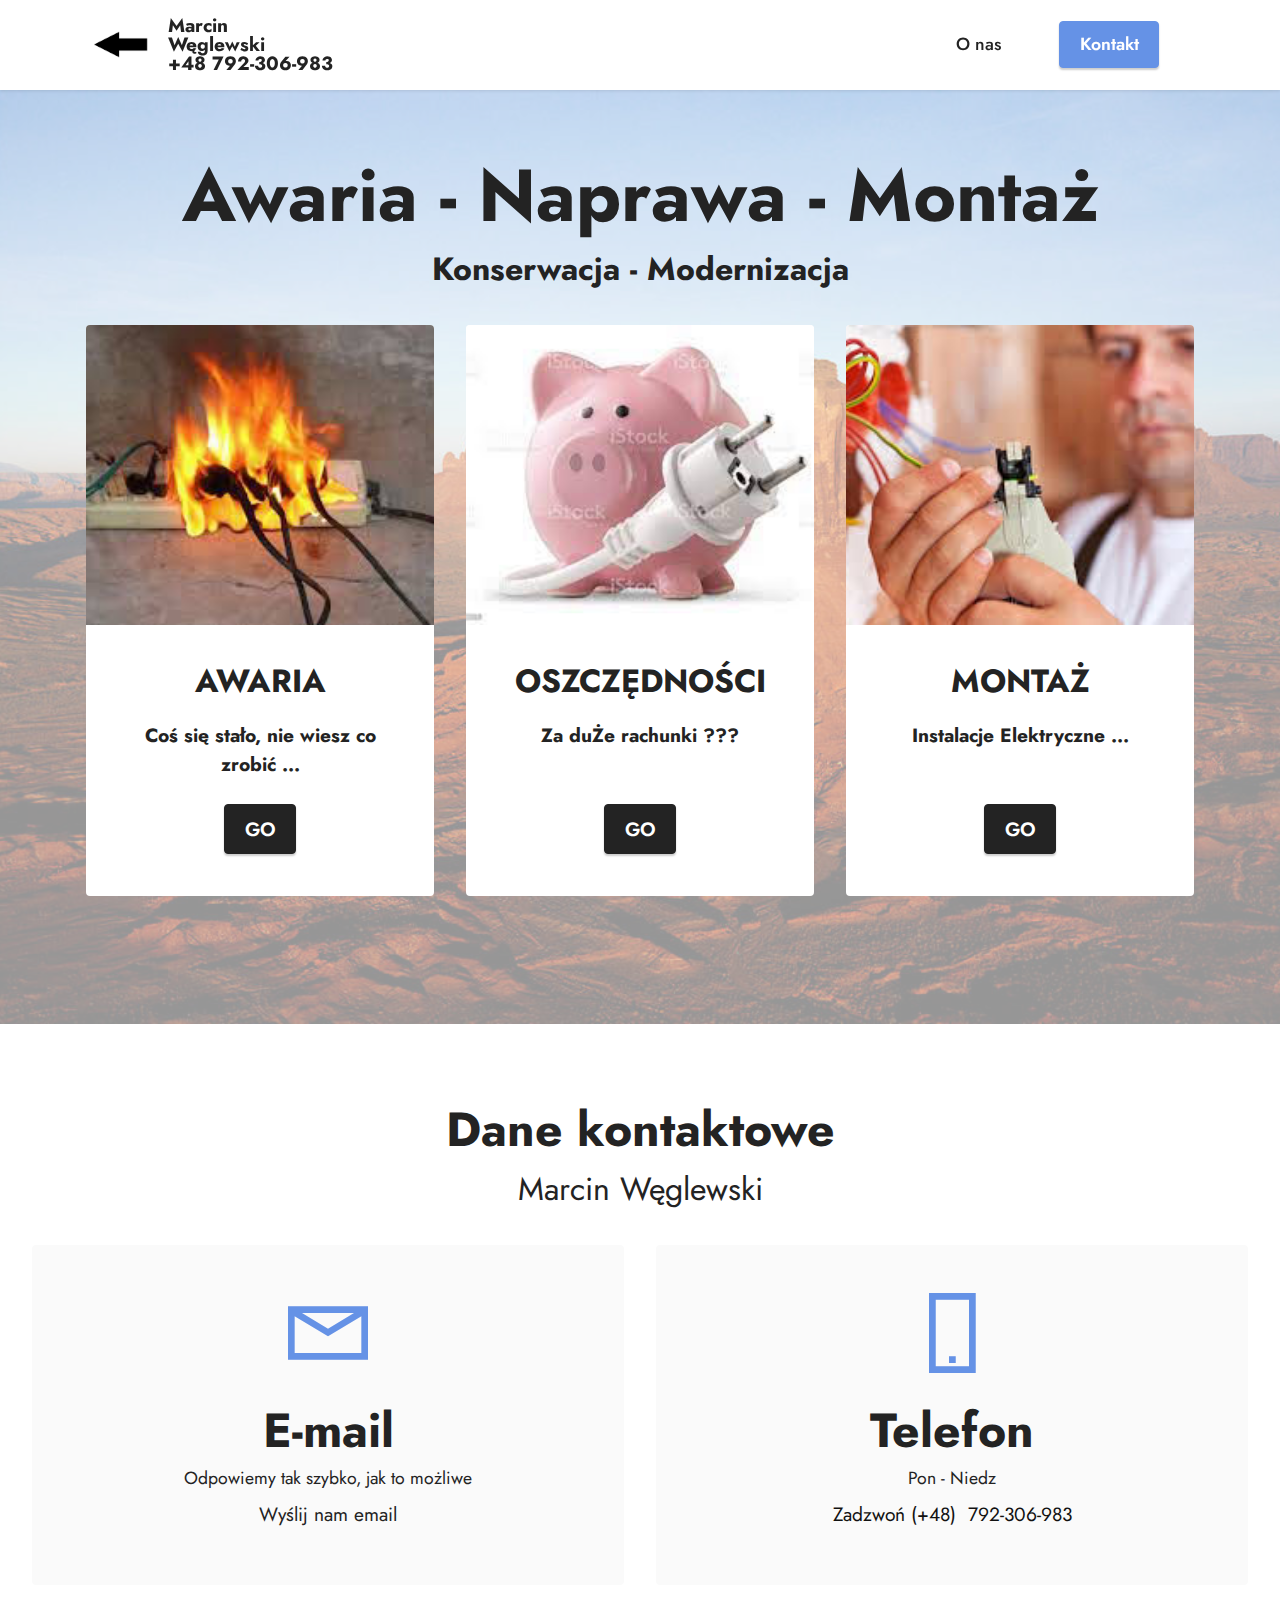
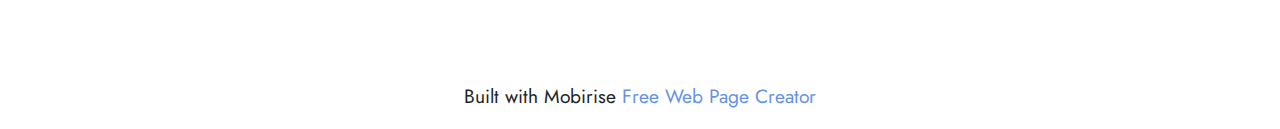
<file: index.html>
<!DOCTYPE html>
<html  >
<head>
  <!-- Site made with Mobirise Website Builder v5.6.8, https://mobirise.com -->
  <meta charset="UTF-8">
  <meta http-equiv="X-UA-Compatible" content="IE=edge">
  <meta name="generator" content="Mobirise v5.6.8, mobirise.com">
  <meta name="twitter:card" content="summary_large_image"/>
  <meta name="twitter:image:src" content="assets/images/index-meta.jpg">
  <meta property="og:image" content="assets/images/index-meta.jpg">
  <meta name="twitter:title" content="https://AwariaNaprawaMontaz.com">
  <meta name="viewport" content="width=device-width, initial-scale=1, minimum-scale=1">
  <link rel="shortcut icon" href="assets/images/strzalka-183x183.png" type="image/x-icon">
  <meta name="description" content="https://AwariaNaprawaMontaz.com">
  
  
  <title>https://AwariaNaprawaMontaz.com</title>
  <link rel="stylesheet" href="assets/web/assets/mobirise-icons2/mobirise2.css">
  <link rel="stylesheet" href="assets/bootstrap/css/bootstrap.min.css">
  <link rel="stylesheet" href="assets/bootstrap/css/bootstrap-grid.min.css">
  <link rel="stylesheet" href="assets/bootstrap/css/bootstrap-reboot.min.css">
  <link rel="stylesheet" href="assets/web/assets/gdpr-plugin/gdpr-styles.css">
  <link rel="stylesheet" href="assets/dropdown/css/style.css">
  <link rel="stylesheet" href="assets/socicon/css/styles.css">
  <link rel="stylesheet" href="assets/theme/css/style.css">
  <link rel="preload" href="https://fonts.googleapis.com/css?family=Jost:100,200,300,400,500,600,700,800,900,100i,200i,300i,400i,500i,600i,700i,800i,900i&display=swap" as="style" onload="this.onload=null;this.rel='stylesheet'">
  <noscript><link rel="stylesheet" href="https://fonts.googleapis.com/css?family=Jost:100,200,300,400,500,600,700,800,900,100i,200i,300i,400i,500i,600i,700i,800i,900i&display=swap"></noscript>
  <link rel="preload" as="style" href="assets/mobirise/css/mbr-additional.css"><link rel="stylesheet" href="assets/mobirise/css/mbr-additional.css" type="text/css">
  
  
  
  
</head>
<body>
  
  <section data-bs-version="5.1" class="menu menu1 cid-t57ikcYr4o" once="menu" id="menu1-0">
    

    <nav class="navbar navbar-dropdown navbar-fixed-top navbar-expand-lg">
        <div class="container">
            <div class="navbar-brand">
                <span class="navbar-logo">
                    
                        <a href="index.html"><img src="assets/images/strzalka-183x183.png" alt="https://AwariaNaprawaMontaz.com" style="height: 4.3rem;"></a>
                    
                </span>
                <span class="navbar-caption-wrap"><a class="navbar-caption text-black text-primary display-7" href="index.html#contacts1-7">Marcin<br>Węglewski<br>+48 792-306-983</a></span>
            </div>
            <button class="navbar-toggler" type="button" data-toggle="collapse" data-bs-toggle="collapse" data-target="#navbarSupportedContent" data-bs-target="#navbarSupportedContent" aria-controls="navbarNavAltMarkup" aria-expanded="false" aria-label="Toggle navigation">
                <div class="hamburger">
                    <span></span>
                    <span></span>
                    <span></span>
                    <span></span>
                </div>
            </button>
            <div class="collapse navbar-collapse" id="navbarSupportedContent">
                <ul class="navbar-nav nav-dropdown" data-app-modern-menu="true"><li class="nav-item"><a class="nav-link link text-black text-primary display-4" href="page4.html" target="_blank">
                            O nas</a></li></ul>
                
                <div class="navbar-buttons mbr-section-btn"><a class="btn btn-primary display-4" href="index.html#contacts1-7" target="_blank">Kontakt</a></div>
            </div>
        </div>
    </nav>
</section>

<section data-bs-version="5.1" class="features4 cid-t57iBuowxm" id="features4-2">
    
    <div class="mbr-overlay"></div>
    <div class="container">
        <div class="mbr-section-head">
            <h4 class="mbr-section-title mbr-fonts-style align-center mb-0 display-1"><strong>Awaria - Naprawa - Montaż</strong></h4>
            <h5 class="mbr-section-subtitle mbr-fonts-style align-center mb-0 mt-2 display-5"><strong>Konserwacja - Modernizacja</strong></h5>
        </div>
        <div class="row mt-4">
            <div class="item features-image сol-12 col-md-6 col-lg-4">
                <div class="item-wrapper">
                    <div class="item-img">
                        <img src="assets/images/images-285x177.jpg" alt="Builder1" title="">
                    </div>
                    <div class="item-content">
                        <h5 class="item-title mbr-fonts-style display-5"><strong>AWARIA</strong></h5>
                        
                        <p class="mbr-text mbr-fonts-style mt-3 display-7"><strong>Coś się stało, nie wiesz co zrobić ...</strong></p>
                    </div>
                    <div class="mbr-section-btn item-footer mt-2"><a href="page1.html" class="btn item-btn btn-black display-7">GO</a></div>
                </div>
            </div>
            <div class="item features-image сol-12 col-md-6 col-lg-4">
                <div class="item-wrapper">
                    <div class="item-img">
                        <img src="assets/images/pobrane-252x200.jpg" alt="Builder2" title="">
                    </div>
                    <div class="item-content">
                        <h5 class="item-title mbr-fonts-style display-5"><strong>OSZCZĘDNOŚCI</strong></h5>
                        
                        <p class="mbr-text mbr-fonts-style mt-3 display-7"><strong>Za duŻe rachunki ???</strong></p>
                    </div>
                    <div class="mbr-section-btn item-footer mt-2"><a href="page2.html" class="btn item-btn btn-black display-7">GO</a></div>
                </div>
            </div>
            <div class="item features-image сol-12 col-md-6 col-lg-4">
                <div class="item-wrapper">
                    <div class="item-img">
                        <img src="assets/images/images-1-292x172.jpg" alt="Builder" title="">
                    </div>
                    <div class="item-content">
                        <h5 class="item-title mbr-fonts-style display-5"><strong>MONTAŻ</strong></h5>
                        
                        <p class="mbr-text mbr-fonts-style mt-3 display-7"><strong>Instalacje Elektryczne ...</strong><br></p>
                    </div>
                    <div class="mbr-section-btn item-footer mt-2"><a href="page3.html" class="btn item-btn btn-black display-7">GO</a></div>
                </div>
            </div>

        </div>
    </div>
</section>

<section data-bs-version="5.1" class="contacts1 cid-t57yI9f0zG" id="contacts1-7">

    

    
    
    <div class="container-fluid">
        <div class="mbr-section-head">
            <h3 class="mbr-section-title mbr-fonts-style align-center mb-0 display-2"><strong>Dane kontaktowe</strong></h3>
            <h4 class="mbr-section-subtitle mbr-fonts-style align-center mb-0 mt-2 display-5">Marcin Węglewski<br></h4>
        </div>
        <div class="row justify-content-center mt-4">
            <div class="card col-12 col-lg-6">
                <div class="card-wrapper">
                    <div class="card-box align-center">
                        <div class="image-wrapper">
                            <span class="mbr-iconfont mobi-mbri-letter mobi-mbri"></span>
                        </div>
                        <h4 class="card-title mbr-fonts-style mb-2 display-2">
                            <strong>E-mail</strong>
                        </h4>
                        <p class="mbr-text mbr-fonts-style mb-2 display-4">
                            Odpowiemy tak szybko, jak to możliwe</p>
                        <h5 class="link mbr-fonts-style display-7">Wyślij nam email</h5>
                    </div>
                </div>
            </div>
            <div class="card col-12 col-lg-6">
                <div class="card-wrapper">
                    <div class="card-box align-center">
                        <div class="image-wrapper">
                            <span class="mbr-iconfont mobi-mbri-mobile-2 mobi-mbri"></span>
                        </div>
                        <h4 class="card-title mbr-fonts-style align-center mb-2 display-2">
                            <strong>Telefon</strong>
                        </h4>
                        <p class="mbr-text mbr-fonts-style mb-2 display-4">
                            Pon - Niedz</p>
                        <h5 class="link mbr-black mbr-fonts-style display-7">Zadzwoń (+48)&nbsp; 792-306-983</h5>
                    </div>
                </div>
            </div>
        </div>
    </div>
</section><section class="display-7" style="padding: 0;align-items: center;justify-content: center;flex-wrap: wrap;    align-content: center;display: flex;position: relative;height: 4rem;"><a href="https://mobiri.se/" style="flex: 1 1;height: 4rem;position: absolute;width: 100%;z-index: 1;"><img alt=" Free Web  Building Software" style="height: 4rem;" src="[data-uri]"></a><p style="margin: 0;text-align: center;" class="display-7">Built with Mobirise &#8204;</p><a style="z-index:1" href="https://mobirise.com/web-page-maker.html">Free Web Page Creator</a></section><script src="assets/bootstrap/js/bootstrap.bundle.min.js"></script>  <script src="assets/smoothscroll/smooth-scroll.js"></script>  <script src="assets/ytplayer/index.js"></script>  <script src="assets/dropdown/js/navbar-dropdown.js"></script>  <script src="assets/theme/js/script.js"></script>  
  
  
</body>
</html>
</file>
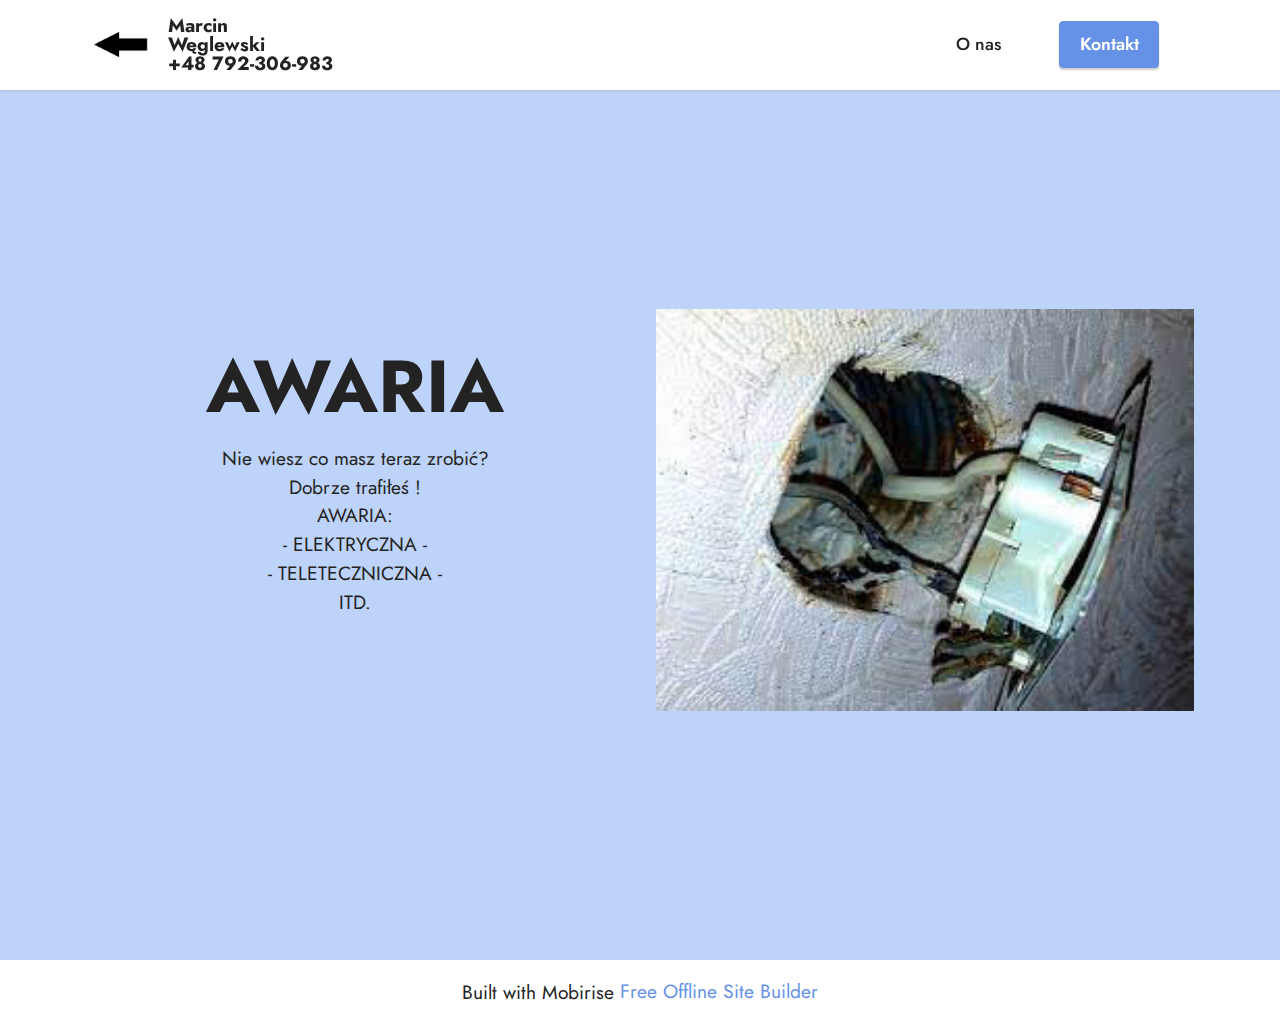
<file: page1.html>
<!DOCTYPE html>
<html  >
<head>
  <!-- Site made with Mobirise Website Builder v5.6.8, https://mobirise.com -->
  <meta charset="UTF-8">
  <meta http-equiv="X-UA-Compatible" content="IE=edge">
  <meta name="generator" content="Mobirise v5.6.8, mobirise.com">
  <meta name="twitter:card" content="summary_large_image"/>
  <meta name="twitter:image:src" content="">
  <meta property="og:image" content="">
  <meta name="twitter:title" content="AWARIA">
  <meta name="viewport" content="width=device-width, initial-scale=1, minimum-scale=1">
  <link rel="shortcut icon" href="assets/images/strzalka-183x183.png" type="image/x-icon">
  <meta name="description" content="AWARIA">
  
  
  <title>AWARIA</title>
  <link rel="stylesheet" href="assets/bootstrap/css/bootstrap.min.css">
  <link rel="stylesheet" href="assets/bootstrap/css/bootstrap-grid.min.css">
  <link rel="stylesheet" href="assets/bootstrap/css/bootstrap-reboot.min.css">
  <link rel="stylesheet" href="assets/web/assets/gdpr-plugin/gdpr-styles.css">
  <link rel="stylesheet" href="assets/dropdown/css/style.css">
  <link rel="stylesheet" href="assets/socicon/css/styles.css">
  <link rel="stylesheet" href="assets/theme/css/style.css">
  <link rel="preload" href="https://fonts.googleapis.com/css?family=Jost:100,200,300,400,500,600,700,800,900,100i,200i,300i,400i,500i,600i,700i,800i,900i&display=swap" as="style" onload="this.onload=null;this.rel='stylesheet'">
  <noscript><link rel="stylesheet" href="https://fonts.googleapis.com/css?family=Jost:100,200,300,400,500,600,700,800,900,100i,200i,300i,400i,500i,600i,700i,800i,900i&display=swap"></noscript>
  <link rel="preload" as="style" href="assets/mobirise/css/mbr-additional.css"><link rel="stylesheet" href="assets/mobirise/css/mbr-additional.css" type="text/css">
  
  
  
  
</head>
<body>
  
  <section data-bs-version="5.1" class="menu menu1 cid-t57ikcYr4o" once="menu" id="menu1-8">
    

    <nav class="navbar navbar-dropdown navbar-fixed-top navbar-expand-lg">
        <div class="container">
            <div class="navbar-brand">
                <span class="navbar-logo">
                    
                        <a href="index.html"><img src="assets/images/strzalka-183x183.png" alt="https://AwariaNaprawaMontaz.com" style="height: 4.3rem;"></a>
                    
                </span>
                <span class="navbar-caption-wrap"><a class="navbar-caption text-black text-primary display-7" href="index.html#contacts1-7">Marcin<br>Węglewski<br>+48 792-306-983</a></span>
            </div>
            <button class="navbar-toggler" type="button" data-toggle="collapse" data-bs-toggle="collapse" data-target="#navbarSupportedContent" data-bs-target="#navbarSupportedContent" aria-controls="navbarNavAltMarkup" aria-expanded="false" aria-label="Toggle navigation">
                <div class="hamburger">
                    <span></span>
                    <span></span>
                    <span></span>
                    <span></span>
                </div>
            </button>
            <div class="collapse navbar-collapse" id="navbarSupportedContent">
                <ul class="navbar-nav nav-dropdown" data-app-modern-menu="true"><li class="nav-item"><a class="nav-link link text-black text-primary display-4" href="page4.html" target="_blank">
                            O nas</a></li></ul>
                
                <div class="navbar-buttons mbr-section-btn"><a class="btn btn-primary display-4" href="index.html#contacts1-7" target="_blank">Kontakt</a></div>
            </div>
        </div>
    </nav>
</section>

<section data-bs-version="5.1" class="header14 cid-t57Amrjc66 mbr-fullscreen" id="header14-c">

    

    
    

    <div class="container">
        <div class="row justify-content-center align-items-center">
            <div class="col-12 col-md-6 image-wrapper">
                <img src="assets/images/images-4-259x194.jpg" alt=" Builder4">
            </div>
            <div class="col-12 col-md">
                <div class="text-wrapper">
                    <h1 class="mbr-section-title mbr-fonts-style mb-3 display-1">
                        <strong>AWARIA</strong></h1>
                    <p class="mbr-text mbr-fonts-style display-7">Nie wiesz co masz teraz zrobić?<br>Dobrze trafiłeś !<br>AWARIA:
<br>- ELEKTRYCZNA -
<br>- TELETECZNICZNA -
<br>ITD.</p>
                    <div class="mbr-section-btn mt-3"><a class="btn btn-black-outline display-4" href="https://mobiri.se"></a></div>
                </div>
            </div>
        </div>
    </div>
</section><section class="display-7" style="padding: 0;align-items: center;justify-content: center;flex-wrap: wrap;    align-content: center;display: flex;position: relative;height: 4rem;"><a href="https://mobiri.se/" style="flex: 1 1;height: 4rem;position: absolute;width: 100%;z-index: 1;"><img alt="Mobirise" style="height: 4rem;" src="[data-uri]"></a><p style="margin: 0;text-align: center;" class="display-7">Built with Mobirise &#8204;</p><a style="z-index:1" href="https://mobirise.com/offline-website-builder.html">Free Offline Site Builder</a></section><script src="assets/bootstrap/js/bootstrap.bundle.min.js"></script>  <script src="assets/smoothscroll/smooth-scroll.js"></script>  <script src="assets/ytplayer/index.js"></script>  <script src="assets/dropdown/js/navbar-dropdown.js"></script>  <script src="assets/theme/js/script.js"></script>  
  
  
</body>
</html>
</file>
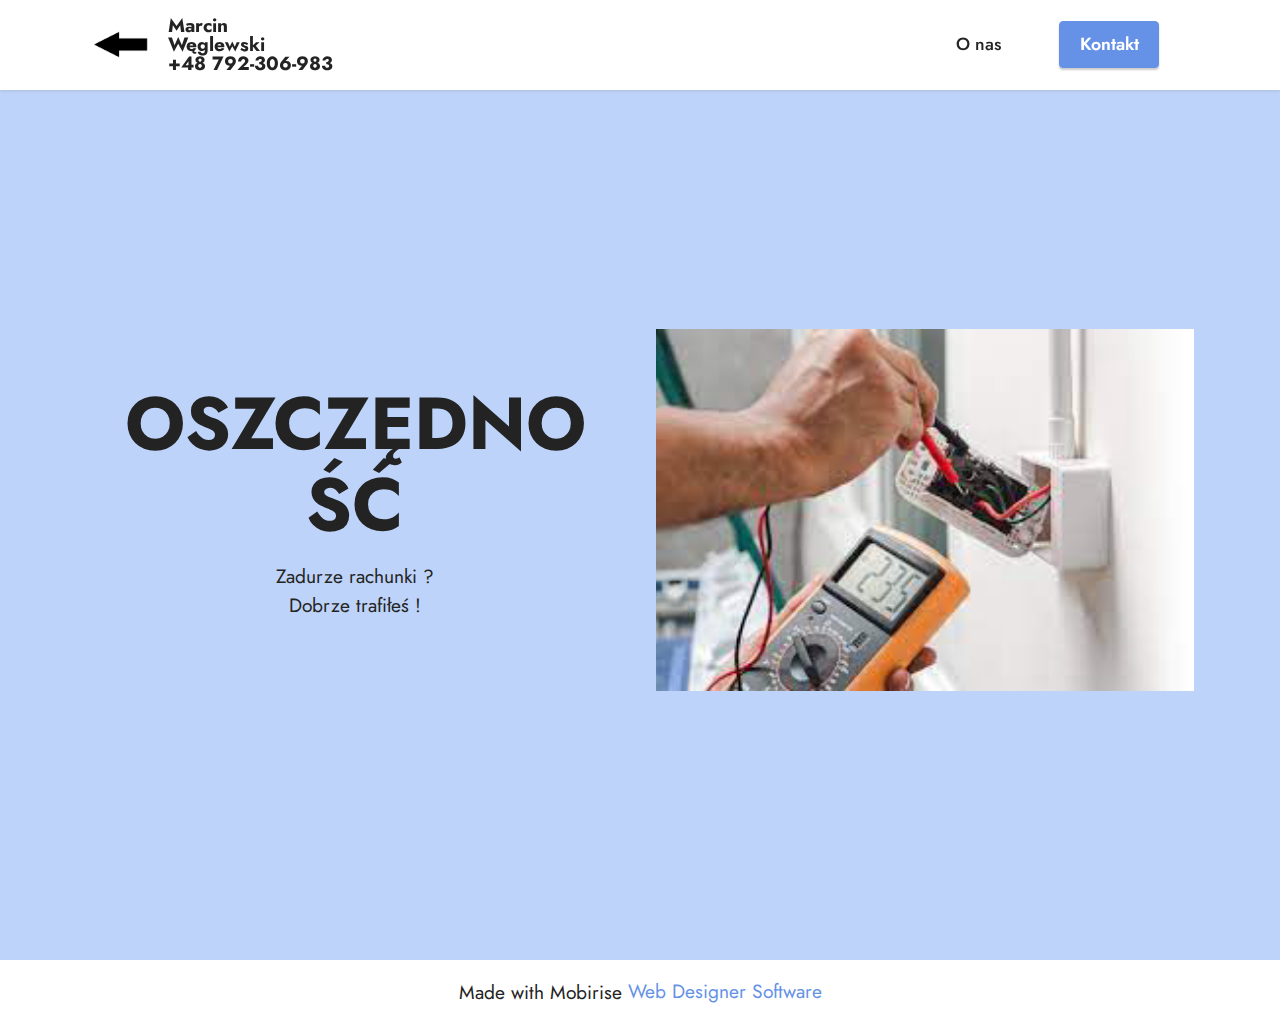
<file: page2.html>
<!DOCTYPE html>
<html  >
<head>
  <!-- Site made with Mobirise Website Builder v5.6.8, https://mobirise.com -->
  <meta charset="UTF-8">
  <meta http-equiv="X-UA-Compatible" content="IE=edge">
  <meta name="generator" content="Mobirise v5.6.8, mobirise.com">
  <meta name="twitter:card" content="summary_large_image"/>
  <meta name="twitter:image:src" content="">
  <meta property="og:image" content="">
  <meta name="twitter:title" content="OSZCZĘDNOŚĆ">
  <meta name="viewport" content="width=device-width, initial-scale=1, minimum-scale=1">
  <link rel="shortcut icon" href="assets/images/strzalka-183x183.png" type="image/x-icon">
  <meta name="description" content="OSZCZĘDNOŚĆ">
  
  
  <title>OSZCZĘDNOŚĆ</title>
  <link rel="stylesheet" href="assets/bootstrap/css/bootstrap.min.css">
  <link rel="stylesheet" href="assets/bootstrap/css/bootstrap-grid.min.css">
  <link rel="stylesheet" href="assets/bootstrap/css/bootstrap-reboot.min.css">
  <link rel="stylesheet" href="assets/web/assets/gdpr-plugin/gdpr-styles.css">
  <link rel="stylesheet" href="assets/dropdown/css/style.css">
  <link rel="stylesheet" href="assets/socicon/css/styles.css">
  <link rel="stylesheet" href="assets/theme/css/style.css">
  <link rel="preload" href="https://fonts.googleapis.com/css?family=Jost:100,200,300,400,500,600,700,800,900,100i,200i,300i,400i,500i,600i,700i,800i,900i&display=swap" as="style" onload="this.onload=null;this.rel='stylesheet'">
  <noscript><link rel="stylesheet" href="https://fonts.googleapis.com/css?family=Jost:100,200,300,400,500,600,700,800,900,100i,200i,300i,400i,500i,600i,700i,800i,900i&display=swap"></noscript>
  <link rel="preload" as="style" href="assets/mobirise/css/mbr-additional.css"><link rel="stylesheet" href="assets/mobirise/css/mbr-additional.css" type="text/css">
  
  
  
  
</head>
<body>
  
  <section data-bs-version="5.1" class="menu menu1 cid-t57ikcYr4o" once="menu" id="menu1-9">
    

    <nav class="navbar navbar-dropdown navbar-fixed-top navbar-expand-lg">
        <div class="container">
            <div class="navbar-brand">
                <span class="navbar-logo">
                    
                        <a href="index.html"><img src="assets/images/strzalka-183x183.png" alt="https://AwariaNaprawaMontaz.com" style="height: 4.3rem;"></a>
                    
                </span>
                <span class="navbar-caption-wrap"><a class="navbar-caption text-black text-primary display-7" href="index.html#contacts1-7">Marcin<br>Węglewski<br>+48 792-306-983</a></span>
            </div>
            <button class="navbar-toggler" type="button" data-toggle="collapse" data-bs-toggle="collapse" data-target="#navbarSupportedContent" data-bs-target="#navbarSupportedContent" aria-controls="navbarNavAltMarkup" aria-expanded="false" aria-label="Toggle navigation">
                <div class="hamburger">
                    <span></span>
                    <span></span>
                    <span></span>
                    <span></span>
                </div>
            </button>
            <div class="collapse navbar-collapse" id="navbarSupportedContent">
                <ul class="navbar-nav nav-dropdown" data-app-modern-menu="true"><li class="nav-item"><a class="nav-link link text-black text-primary display-4" href="page4.html" target="_blank">
                            O nas</a></li></ul>
                
                <div class="navbar-buttons mbr-section-btn"><a class="btn btn-primary display-4" href="index.html#contacts1-7" target="_blank">Kontakt</a></div>
            </div>
        </div>
    </nav>
</section>

<section data-bs-version="5.1" class="header14 cid-t57BJaQXIx mbr-fullscreen" id="header14-d">

    

    
    

    <div class="container">
        <div class="row justify-content-center align-items-center">
            <div class="col-12 col-md-6 image-wrapper">
                <img src="assets/images/images-3-274x184.jpg" alt="Builder5">
            </div>
            <div class="col-12 col-md">
                <div class="text-wrapper">
                    <h1 class="mbr-section-title mbr-fonts-style mb-3 display-1">
                        <strong>OSZCZĘDNOŚĆ</strong></h1>
                    <p class="mbr-text mbr-fonts-style display-7">Zadurze rachunki ?<br>Dobrze trafiłeś !</p>
                    
                </div>
            </div>
        </div>
    </div>
</section><section class="display-7" style="padding: 0;align-items: center;justify-content: center;flex-wrap: wrap;    align-content: center;display: flex;position: relative;height: 4rem;"><a href="https://mobiri.se/" style="flex: 1 1;height: 4rem;position: absolute;width: 100%;z-index: 1;"><img alt=" Website  Software" style="height: 4rem;" src="[data-uri]"></a><p style="margin: 0;text-align: center;" class="display-7">Made with Mobirise &#8204;</p><a style="z-index:1" href="https://mobirise.com/website-design-software.html">Web Designer Software</a></section><script src="assets/bootstrap/js/bootstrap.bundle.min.js"></script>  <script src="assets/smoothscroll/smooth-scroll.js"></script>  <script src="assets/ytplayer/index.js"></script>  <script src="assets/dropdown/js/navbar-dropdown.js"></script>  <script src="assets/theme/js/script.js"></script>  
  
  
</body>
</html>
</file>
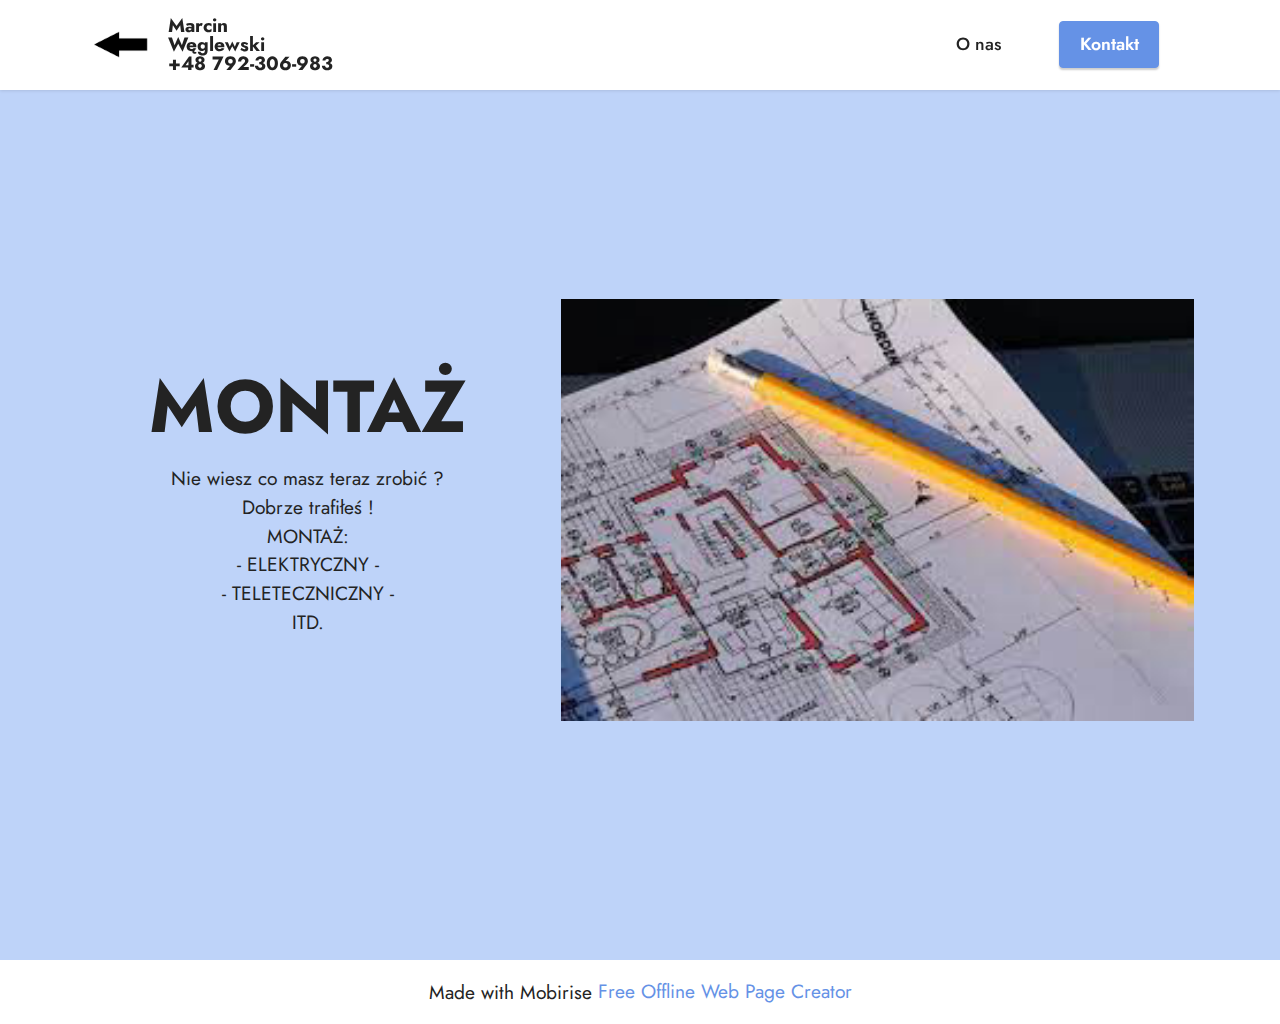
<file: page3.html>
<!DOCTYPE html>
<html  >
<head>
  <!-- Site made with Mobirise Website Builder v5.6.8, https://mobirise.com -->
  <meta charset="UTF-8">
  <meta http-equiv="X-UA-Compatible" content="IE=edge">
  <meta name="generator" content="Mobirise v5.6.8, mobirise.com">
  <meta name="twitter:card" content="summary_large_image"/>
  <meta name="twitter:image:src" content="">
  <meta property="og:image" content="">
  <meta name="twitter:title" content="MONTAŻ">
  <meta name="viewport" content="width=device-width, initial-scale=1, minimum-scale=1">
  <link rel="shortcut icon" href="assets/images/strzalka-183x183.png" type="image/x-icon">
  <meta name="description" content="MONTAŻ">
  
  
  <title>MONTAŻ</title>
  <link rel="stylesheet" href="assets/bootstrap/css/bootstrap.min.css">
  <link rel="stylesheet" href="assets/bootstrap/css/bootstrap-grid.min.css">
  <link rel="stylesheet" href="assets/bootstrap/css/bootstrap-reboot.min.css">
  <link rel="stylesheet" href="assets/web/assets/gdpr-plugin/gdpr-styles.css">
  <link rel="stylesheet" href="assets/dropdown/css/style.css">
  <link rel="stylesheet" href="assets/socicon/css/styles.css">
  <link rel="stylesheet" href="assets/theme/css/style.css">
  <link rel="preload" href="https://fonts.googleapis.com/css?family=Jost:100,200,300,400,500,600,700,800,900,100i,200i,300i,400i,500i,600i,700i,800i,900i&display=swap" as="style" onload="this.onload=null;this.rel='stylesheet'">
  <noscript><link rel="stylesheet" href="https://fonts.googleapis.com/css?family=Jost:100,200,300,400,500,600,700,800,900,100i,200i,300i,400i,500i,600i,700i,800i,900i&display=swap"></noscript>
  <link rel="preload" as="style" href="assets/mobirise/css/mbr-additional.css"><link rel="stylesheet" href="assets/mobirise/css/mbr-additional.css" type="text/css">
  
  
  
  
</head>
<body>
  
  <section data-bs-version="5.1" class="menu menu1 cid-t57ikcYr4o" once="menu" id="menu1-a">
    

    <nav class="navbar navbar-dropdown navbar-fixed-top navbar-expand-lg">
        <div class="container">
            <div class="navbar-brand">
                <span class="navbar-logo">
                    
                        <a href="index.html"><img src="assets/images/strzalka-183x183.png" alt="https://AwariaNaprawaMontaz.com" style="height: 4.3rem;"></a>
                    
                </span>
                <span class="navbar-caption-wrap"><a class="navbar-caption text-black text-primary display-7" href="index.html#contacts1-7">Marcin<br>Węglewski<br>+48 792-306-983</a></span>
            </div>
            <button class="navbar-toggler" type="button" data-toggle="collapse" data-bs-toggle="collapse" data-target="#navbarSupportedContent" data-bs-target="#navbarSupportedContent" aria-controls="navbarNavAltMarkup" aria-expanded="false" aria-label="Toggle navigation">
                <div class="hamburger">
                    <span></span>
                    <span></span>
                    <span></span>
                    <span></span>
                </div>
            </button>
            <div class="collapse navbar-collapse" id="navbarSupportedContent">
                <ul class="navbar-nav nav-dropdown" data-app-modern-menu="true"><li class="nav-item"><a class="nav-link link text-black text-primary display-4" href="page4.html" target="_blank">
                            O nas</a></li></ul>
                
                <div class="navbar-buttons mbr-section-btn"><a class="btn btn-primary display-4" href="index.html#contacts1-7" target="_blank">Kontakt</a></div>
            </div>
        </div>
    </nav>
</section>

<section data-bs-version="5.1" class="header14 cid-t57CBG1Jzn mbr-fullscreen" id="header14-e">

    

    
    

    <div class="container">
        <div class="row justify-content-center align-items-center">
            <div class="col-12 col-md-7 image-wrapper">
                <img src="assets/images/images-5-275x183.jpg" alt=" Website ">
            </div>
            <div class="col-12 col-md">
                <div class="text-wrapper">
                    <h1 class="mbr-section-title mbr-fonts-style mb-3 display-1">
                        <strong>MONTAŻ</strong></h1>
                    <p class="mbr-text mbr-fonts-style display-7">Nie wiesz co masz teraz zrobić ?<br>Dobrze trafiłeś !<br>MONTAŻ:
<br>- ELEKTRYCZNY -
<br>- TELETECZNICZNY -
<br>ITD.</p>
                    
                </div>
            </div>
        </div>
    </div>
</section><section class="display-7" style="padding: 0;align-items: center;justify-content: center;flex-wrap: wrap;    align-content: center;display: flex;position: relative;height: 4rem;"><a href="https://mobiri.se/" style="flex: 1 1;height: 4rem;position: absolute;width: 100%;z-index: 1;"><img alt=" Web  Builder Software" style="height: 4rem;" src="[data-uri]"></a><p style="margin: 0;text-align: center;" class="display-7">Made with Mobirise &#8204;</p><a style="z-index:1" href="https://mobirise.com/offline-website-builder.html">Free Offline Web Page Creator</a></section><script src="assets/bootstrap/js/bootstrap.bundle.min.js"></script>  <script src="assets/smoothscroll/smooth-scroll.js"></script>  <script src="assets/ytplayer/index.js"></script>  <script src="assets/dropdown/js/navbar-dropdown.js"></script>  <script src="assets/theme/js/script.js"></script>  
  
  
</body>
</html>
</file>
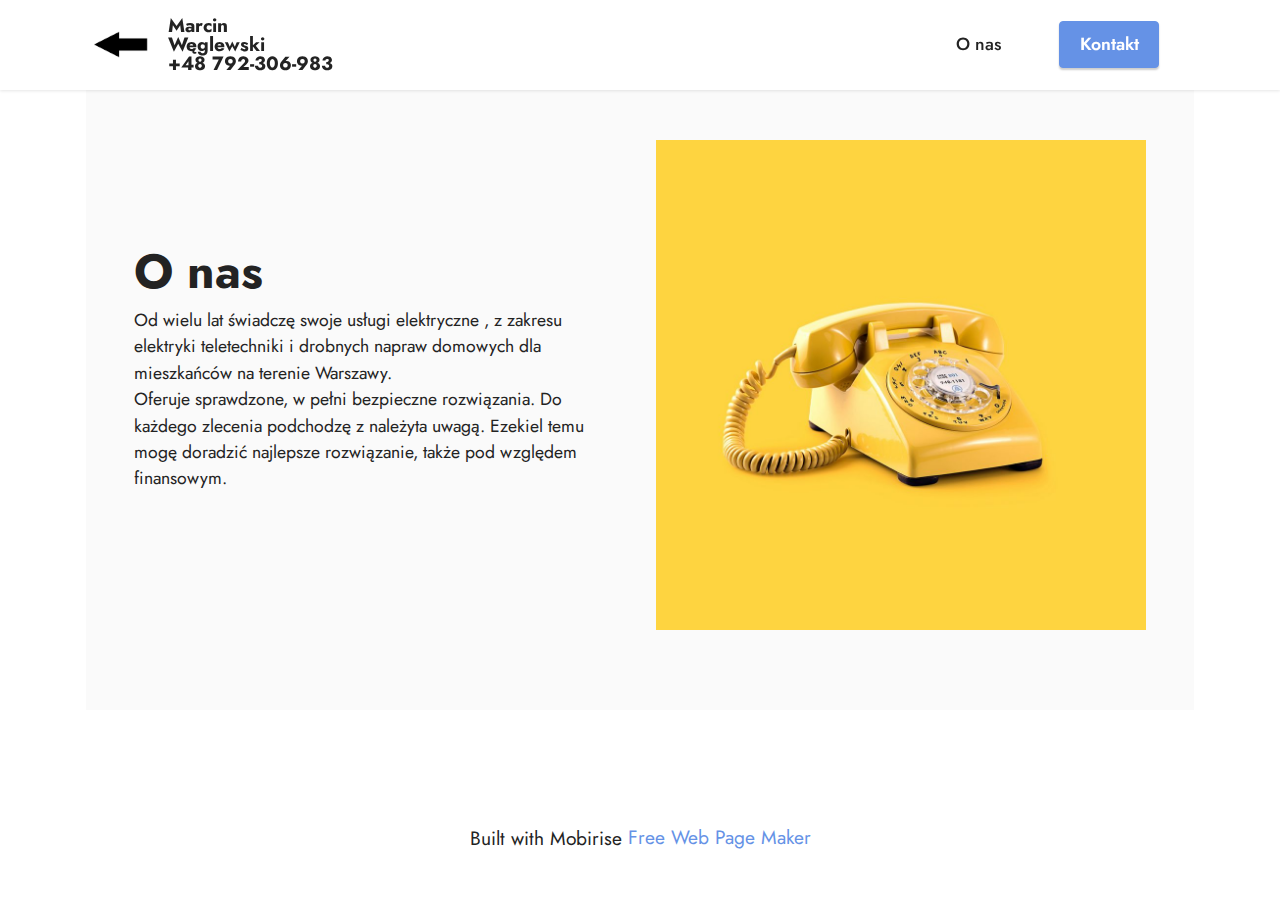
<file: page4.html>
<!DOCTYPE html>
<html  >
<head>
  <!-- Site made with Mobirise Website Builder v5.6.8, https://mobirise.com -->
  <meta charset="UTF-8">
  <meta http-equiv="X-UA-Compatible" content="IE=edge">
  <meta name="generator" content="Mobirise v5.6.8, mobirise.com">
  <meta name="twitter:card" content="summary_large_image"/>
  <meta name="twitter:image:src" content="">
  <meta property="og:image" content="">
  <meta name="twitter:title" content="Page 4">
  <meta name="viewport" content="width=device-width, initial-scale=1, minimum-scale=1">
  <link rel="shortcut icon" href="assets/images/strzalka-183x183.png" type="image/x-icon">
  <meta name="description" content="">
  
  
  <title>Page 4</title>
  <link rel="stylesheet" href="assets/bootstrap/css/bootstrap.min.css">
  <link rel="stylesheet" href="assets/bootstrap/css/bootstrap-grid.min.css">
  <link rel="stylesheet" href="assets/bootstrap/css/bootstrap-reboot.min.css">
  <link rel="stylesheet" href="assets/web/assets/gdpr-plugin/gdpr-styles.css">
  <link rel="stylesheet" href="assets/dropdown/css/style.css">
  <link rel="stylesheet" href="assets/socicon/css/styles.css">
  <link rel="stylesheet" href="assets/theme/css/style.css">
  <link rel="preload" href="https://fonts.googleapis.com/css?family=Jost:100,200,300,400,500,600,700,800,900,100i,200i,300i,400i,500i,600i,700i,800i,900i&display=swap" as="style" onload="this.onload=null;this.rel='stylesheet'">
  <noscript><link rel="stylesheet" href="https://fonts.googleapis.com/css?family=Jost:100,200,300,400,500,600,700,800,900,100i,200i,300i,400i,500i,600i,700i,800i,900i&display=swap"></noscript>
  <link rel="preload" as="style" href="assets/mobirise/css/mbr-additional.css"><link rel="stylesheet" href="assets/mobirise/css/mbr-additional.css" type="text/css">
  
  
  
  
</head>
<body>
  
  <section data-bs-version="5.1" class="menu menu1 cid-t57ikcYr4o" once="menu" id="menu1-b">
    

    <nav class="navbar navbar-dropdown navbar-fixed-top navbar-expand-lg">
        <div class="container">
            <div class="navbar-brand">
                <span class="navbar-logo">
                    
                        <a href="index.html"><img src="assets/images/strzalka-183x183.png" alt="https://AwariaNaprawaMontaz.com" style="height: 4.3rem;"></a>
                    
                </span>
                <span class="navbar-caption-wrap"><a class="navbar-caption text-black text-primary display-7" href="index.html#contacts1-7">Marcin<br>Węglewski<br>+48 792-306-983</a></span>
            </div>
            <button class="navbar-toggler" type="button" data-toggle="collapse" data-bs-toggle="collapse" data-target="#navbarSupportedContent" data-bs-target="#navbarSupportedContent" aria-controls="navbarNavAltMarkup" aria-expanded="false" aria-label="Toggle navigation">
                <div class="hamburger">
                    <span></span>
                    <span></span>
                    <span></span>
                    <span></span>
                </div>
            </button>
            <div class="collapse navbar-collapse" id="navbarSupportedContent">
                <ul class="navbar-nav nav-dropdown" data-app-modern-menu="true"><li class="nav-item"><a class="nav-link link text-black text-primary display-4" href="page4.html" target="_blank">
                            O nas</a></li></ul>
                
                <div class="navbar-buttons mbr-section-btn"><a class="btn btn-primary display-4" href="index.html#contacts1-7" target="_blank">Kontakt</a></div>
            </div>
        </div>
    </nav>
</section>

<section data-bs-version="5.1" class="features15 cid-t6pm1oWrl1" id="features16-f">

    

    
    
    <div class="container">
        <div class="content-wrapper">
            <div class="row align-items-center">
                <div class="col-12 col-lg">
                    <div class="text-wrapper">
                        <h6 class="card-title mbr-fonts-style display-2">
                            <strong>O nas</strong></h6>
                        <p class="mbr-text mbr-fonts-style mb-4 display-4">Od wielu lat świadczę swoje usługi elektryczne , z zakresu elektryki teletechniki i drobnych napraw domowych dla mieszkańców na terenie Warszawy.&nbsp;<br>Oferuje sprawdzone, w pełni bezpieczne rozwiązania. Do każdego zlecenia podchodzę z należyta uwagą. Ezekiel temu mogę doradzić najlepsze rozwiązanie, także pod względem finansowym.</p>
                        
                    </div>
                </div>
                <div class="col-12 col-lg-6">
                    <div class="image-wrapper">
                        <img src="assets/images/sq2.jpg" alt="Mobirise Website Builder">
                    </div>
                </div>
            </div>
        </div>
    </div>
</section><section class="display-7" style="padding: 0;align-items: center;justify-content: center;flex-wrap: wrap;    align-content: center;display: flex;position: relative;height: 4rem;"><a href="https://mobiri.se/" style="flex: 1 1;height: 4rem;position: absolute;width: 100%;z-index: 1;"><img alt=" Free Web Page  Creation Software" style="height: 4rem;" src="[data-uri]"></a><p style="margin: 0;text-align: center;" class="display-7">Built with Mobirise &#8204;</p><a style="z-index:1" href="https://mobirise.com/web-page-maker.html">Free Web Page Maker</a></section><script src="assets/bootstrap/js/bootstrap.bundle.min.js"></script>  <script src="assets/smoothscroll/smooth-scroll.js"></script>  <script src="assets/ytplayer/index.js"></script>  <script src="assets/dropdown/js/navbar-dropdown.js"></script>  <script src="assets/theme/js/script.js"></script>  
  
  
</body>
</html>
</file>
<file: assets/web/assets/mobirise-icons2/mobirise2.css>
@font-face {
  font-family: 'Moririse2';
  font-display: swap;
  src:  url('mobirise2.eot?f2bix4');
  src:  url('mobirise2.eot?f2bix4#iefix') format('embedded-opentype'),
    url('mobirise2.ttf?f2bix4') format('truetype'),
    url('mobirise2.woff?f2bix4') format('woff'),
    url('mobirise2.svg?f2bix4#mobirise2') format('svg');
  font-weight: normal;
  font-style: normal;
}

[class^="mobi-"], [class*=" mobi-"] {
  /* use !important to prevent issues with browser extensions that change fonts */
  font-family: 'Moririse2' !important;
  speak: none;
  font-style: normal;
  font-weight: normal;
  font-variant: normal;
  text-transform: none;
  line-height: 1;

  /* Better Font Rendering =========== */
  -webkit-font-smoothing: antialiased;
  -moz-osx-font-smoothing: grayscale;
}

.mobi-mbri-add-submenu:before {
  content: "\e900";
}
.mobi-mbri-alert:before {
  content: "\e901";
}
.mobi-mbri-align-center:before {
  content: "\e902";
}
.mobi-mbri-align-justify:before {
  content: "\e903";
}
.mobi-mbri-align-left:before {
  content: "\e904";
}
.mobi-mbri-align-right:before {
  content: "\e905";
}
.mobi-mbri-android:before {
  content: "\e906";
}
.mobi-mbri-apple:before {
  content: "\e907";
}
.mobi-mbri-arrow-down:before {
  content: "\e908";
}
.mobi-mbri-arrow-next:before {
  content: "\e909";
}
.mobi-mbri-arrow-prev:before {
  content: "\e90a";
}
.mobi-mbri-arrow-up:before {
  content: "\e90b";
}
.mobi-mbri-bold:before {
  content: "\e90c";
}
.mobi-mbri-bookmark:before {
  content: "\e90d";
}
.mobi-mbri-bootstrap:before {
  content: "\e90e";
}
.mobi-mbri-briefcase:before {
  content: "\e90f";
}
.mobi-mbri-browse:before {
  content: "\e910";
}
.mobi-mbri-bulleted-list:before {
  content: "\e911";
}
.mobi-mbri-calendar:before {
  content: "\e912";
}
.mobi-mbri-camera:before {
  content: "\e913";
}
.mobi-mbri-cart-add:before {
  content: "\e914";
}
.mobi-mbri-cart-full:before {
  content: "\e915";
}
.mobi-mbri-cash:before {
  content: "\e916";
}
.mobi-mbri-change-style:before {
  content: "\e917";
}
.mobi-mbri-chat:before {
  content: "\e918";
}
.mobi-mbri-clock:before {
  content: "\e919";
}
.mobi-mbri-close:before {
  content: "\e91a";
}
.mobi-mbri-cloud:before {
  content: "\e91b";
}
.mobi-mbri-code:before {
  content: "\e91c";
}
.mobi-mbri-contact-form:before {
  content: "\e91d";
}
.mobi-mbri-credit-card:before {
  content: "\e91e";
}
.mobi-mbri-cursor-click:before {
  content: "\e91f";
}
.mobi-mbri-cust-feedback:before {
  content: "\e920";
}
.mobi-mbri-database:before {
  content: "\e921";
}
.mobi-mbri-delivery:before {
  content: "\e922";
}
.mobi-mbri-desktop:before {
  content: "\e923";
}
.mobi-mbri-devices:before {
  content: "\e924";
}
.mobi-mbri-down:before {
  content: "\e925";
}
.mobi-mbri-download-2:before {
  content: "\e926";
}
.mobi-mbri-download:before {
  content: "\e927";
}
.mobi-mbri-drag-n-drop-2:before {
  content: "\e928";
}
.mobi-mbri-drag-n-drop:before {
  content: "\e929";
}
.mobi-mbri-edit-2:before {
  content: "\e92a";
}
.mobi-mbri-edit:before {
  content: "\e92b";
}
.mobi-mbri-error:before {
  content: "\e92c";
}
.mobi-mbri-extension:before {
  content: "\e92d";
}
.mobi-mbri-features:before {
  content: "\e92e";
}
.mobi-mbri-file:before {
  content: "\e92f";
}
.mobi-mbri-flag:before {
  content: "\e930";
}
.mobi-mbri-folder:before {
  content: "\e931";
}
.mobi-mbri-gift:before {
  content: "\e932";
}
.mobi-mbri-github:before {
  content: "\e933";
}
.mobi-mbri-globe-2:before {
  content: "\e934";
}
.mobi-mbri-globe:before {
  content: "\e935";
}
.mobi-mbri-growing-chart:before {
  content: "\e936";
}
.mobi-mbri-hearth:before {
  content: "\e937";
}
.mobi-mbri-help:before {
  content: "\e938";
}
.mobi-mbri-home:before {
  content: "\e939";
}
.mobi-mbri-hot-cup:before {
  content: "\e93a";
}
.mobi-mbri-idea:before {
  content: "\e93b";
}
.mobi-mbri-image-gallery:before {
  content: "\e93c";
}
.mobi-mbri-image-slider:before {
  content: "\e93d";
}
.mobi-mbri-info:before {
  content: "\e93e";
}
.mobi-mbri-italic:before {
  content: "\e93f";
}
.mobi-mbri-key:before {
  content: "\e940";
}
.mobi-mbri-laptop:before {
  content: "\e941";
}
.mobi-mbri-layers:before {
  content: "\e942";
}
.mobi-mbri-left-right:before {
  content: "\e943";
}
.mobi-mbri-left:before {
  content: "\e944";
}
.mobi-mbri-letter:before {
  content: "\e945";
}
.mobi-mbri-like:before {
  content: "\e946";
}
.mobi-mbri-link:before {
  content: "\e947";
}
.mobi-mbri-lock:before {
  content: "\e948";
}
.mobi-mbri-login:before {
  content: "\e949";
}
.mobi-mbri-logout:before {
  content: "\e94a";
}
.mobi-mbri-magic-stick:before {
  content: "\e94b";
}
.mobi-mbri-map-pin:before {
  content: "\e94c";
}
.mobi-mbri-menu:before {
  content: "\e94d";
}
.mobi-mbri-mobile-2:before {
  content: "\e94e";
}
.mobi-mbri-mobile-horizontal:before {
  content: "\e94f";
}
.mobi-mbri-mobile:before {
  content: "\e950";
}
.mobi-mbri-mobirise:before {
  content: "\e951";
}
.mobi-mbri-more-horizontal:before {
  content: "\e952";
}
.mobi-mbri-more-vertical:before {
  content: "\e953";
}
.mobi-mbri-music:before {
  content: "\e954";
}
.mobi-mbri-new-file:before {
  content: "\e955";
}
.mobi-mbri-numbered-list:before {
  content: "\e956";
}
.mobi-mbri-opened-folder:before {
  content: "\e957";
}
.mobi-mbri-pages:before {
  content: "\e958";
}
.mobi-mbri-paper-plane:before {
  content: "\e959";
}
.mobi-mbri-paperclip:before {
  content: "\e95a";
}
.mobi-mbri-phone:before {
  content: "\e95b";
}
.mobi-mbri-photo:before {
  content: "\e95c";
}
.mobi-mbri-photos:before {
  content: "\e95d";
}
.mobi-mbri-pin:before {
  content: "\e95e";
}
.mobi-mbri-play:before {
  content: "\e95f";
}
.mobi-mbri-plus:before {
  content: "\e960";
}
.mobi-mbri-preview:before {
  content: "\e961";
}
.mobi-mbri-print:before {
  content: "\e962";
}
.mobi-mbri-protect:before {
  content: "\e963";
}
.mobi-mbri-question:before {
  content: "\e964";
}
.mobi-mbri-quote-left:before {
  content: "\e965";
}
.mobi-mbri-quote-right:before {
  content: "\e966";
}
.mobi-mbri-redo:before {
  content: "\e967";
}
.mobi-mbri-refresh:before {
  content: "\e968";
}
.mobi-mbri-responsive-2:before {
  content: "\e969";
}
.mobi-mbri-responsive:before {
  content: "\e96a";
}
.mobi-mbri-right:before {
  content: "\e96b";
}
.mobi-mbri-rocket:before {
  content: "\e96c";
}
.mobi-mbri-sad-face:before {
  content: "\e96d";
}
.mobi-mbri-sale:before {
  content: "\e96e";
}
.mobi-mbri-save:before {
  content: "\e96f";
}
.mobi-mbri-search:before {
  content: "\e970";
}
.mobi-mbri-setting-2:before {
  content: "\e971";
}
.mobi-mbri-setting-3:before {
  content: "\e972";
}
.mobi-mbri-setting:before {
  content: "\e973";
}
.mobi-mbri-share:before {
  content: "\e974";
}
.mobi-mbri-shopping-bag:before {
  content: "\e975";
}
.mobi-mbri-shopping-basket:before {
  content: "\e976";
}
.mobi-mbri-shopping-cart:before {
  content: "\e977";
}
.mobi-mbri-sites:before {
  content: "\e978";
}
.mobi-mbri-smile-face:before {
  content: "\e979";
}
.mobi-mbri-speed:before {
  content: "\e97a";
}
.mobi-mbri-star:before {
  content: "\e97b";
}
.mobi-mbri-success:before {
  content: "\e97c";
}
.mobi-mbri-sun:before {
  content: "\e97d";
}
.mobi-mbri-sun2:before {
  content: "\e97e";
}
.mobi-mbri-tablet-vertical:before {
  content: "\e97f";
}
.mobi-mbri-tablet:before {
  content: "\e980";
}
.mobi-mbri-target:before {
  content: "\e981";
}
.mobi-mbri-timer:before {
  content: "\e982";
}
.mobi-mbri-to-ftp:before {
  content: "\e983";
}
.mobi-mbri-to-local-drive:before {
  content: "\e984";
}
.mobi-mbri-touch-swipe:before {
  content: "\e985";
}
.mobi-mbri-touch:before {
  content: "\e986";
}
.mobi-mbri-trash:before {
  content: "\e987";
}
.mobi-mbri-underline:before {
  content: "\e988";
}
.mobi-mbri-undo:before {
  content: "\e989";
}
.mobi-mbri-unlink:before {
  content: "\e98a";
}
.mobi-mbri-unlock:before {
  content: "\e98b";
}
.mobi-mbri-up-down:before {
  content: "\e98c";
}
.mobi-mbri-up:before {
  content: "\e98d";
}
.mobi-mbri-update:before {
  content: "\e98e";
}
.mobi-mbri-upload-2:before {
  content: "\e98f";
}
.mobi-mbri-upload:before {
  content: "\e990";
}
.mobi-mbri-user-2:before {
  content: "\e991";
}
.mobi-mbri-user:before {
  content: "\e992";
}
.mobi-mbri-users:before {
  content: "\e993";
}
.mobi-mbri-video-play:before {
  content: "\e994";
}
.mobi-mbri-video:before {
  content: "\e995";
}
.mobi-mbri-watch:before {
  content: "\e996";
}
.mobi-mbri-website-theme-2:before {
  content: "\e997";
}
.mobi-mbri-website-theme:before {
  content: "\e998";
}
.mobi-mbri-wifi:before {
  content: "\e999";
}
.mobi-mbri-windows:before {
  content: "\e99a";
}
.mobi-mbri-zoom-in:before {
  content: "\e99b";
}
.mobi-mbri-zoom-out:before {
  content: "\e99c";
}
</file>
<file: assets/web/assets/gdpr-plugin/gdpr-styles.css>
.gdpr-block {
    padding: 10px;
    font-size: 14px;
    display: block;
    width: 100%;
    text-align: center;
}
.gdpr-block.covert {
	display: none;
}
.textGDPR {
    position: relative;
}
.gdpr-block label span.textGDPR input[name='gdpr']{
    width: 15px;
    height: 15px;
    margin: 0;
    position: absolute;
    top: 3px;
    left: -20px;
}
.gdpr-block label {
    color: #a7a7a7;
    vertical-align: middle;
    user-select: none;
    margin-bottom: 0;
}
</file>
<file: assets/dropdown/css/style.css>
.navbar-dropdown {
  left: 0;
  padding: 0;
  position: absolute;
  right: 0;
  top: 0;
  transition: all 0.45s ease;
  z-index: 1030;
  background: #282828; }
  .navbar-dropdown .navbar-logo {
    margin-right: 0.8rem;
    transition: margin 0.3s ease-in-out;
    vertical-align: middle; }
    .navbar-dropdown .navbar-logo img {
      height: 3.125rem;
      transition: all 0.3s ease-in-out; }
    .navbar-dropdown .navbar-logo.mbr-iconfont {
      font-size: 3.125rem;
      line-height: 3.125rem; }
  .navbar-dropdown .navbar-caption {
    font-weight: 700;
    white-space: normal;
    vertical-align: -4px;
    line-height: 3.125rem !important; }
    .navbar-dropdown .navbar-caption, .navbar-dropdown .navbar-caption:hover {
      color: inherit;
      text-decoration: none; }
  .navbar-dropdown .mbr-iconfont + .navbar-caption {
    vertical-align: -1px; }
  .navbar-dropdown.navbar-fixed-top {
    position: fixed; }
  .navbar-dropdown .navbar-brand span {
    vertical-align: -4px; }
  .navbar-dropdown.bg-color.transparent {
    background: none; }
  .navbar-dropdown.navbar-short .navbar-brand {
    padding: 0.625rem 0; }
    .navbar-dropdown.navbar-short .navbar-brand span {
      vertical-align: -1px; }
  .navbar-dropdown.navbar-short .navbar-caption {
    line-height: 2.375rem !important;
    vertical-align: -2px; }
  .navbar-dropdown.navbar-short .navbar-logo {
    margin-right: 0.5rem; }
    .navbar-dropdown.navbar-short .navbar-logo img {
      height: 2.375rem; }
    .navbar-dropdown.navbar-short .navbar-logo.mbr-iconfont {
      font-size: 2.375rem;
      line-height: 2.375rem; }
  .navbar-dropdown.navbar-short .mbr-table-cell {
    height: 3.625rem; }
  .navbar-dropdown .navbar-close {
    left: 0.6875rem;
    position: fixed;
    top: 0.75rem;
    z-index: 1000; }
  .navbar-dropdown .hamburger-icon {
    content: "";
    display: inline-block;
    vertical-align: middle;
    width: 16px;
    -webkit-box-shadow: 0 -6px 0 1px #282828,0 0 0 1px #282828,0 6px 0 1px #282828;
    -moz-box-shadow: 0 -6px 0 1px #282828,0 0 0 1px #282828,0 6px 0 1px #282828;
    box-shadow: 0 -6px 0 1px #282828,0 0 0 1px #282828,0 6px 0 1px #282828; }

.dropdown-menu .dropdown-toggle[data-toggle="dropdown-submenu"]::after {
  border-bottom: 0.35em solid transparent;
  border-left: 0.35em solid;
  border-right: 0;
  border-top: 0.35em solid transparent;
  margin-left: 0.3rem; }

.dropdown-menu .dropdown-item:focus {
  outline: 0; }

.nav-dropdown {
  font-size: 0.75rem;
  font-weight: 500;
  height: auto !important; }
  .nav-dropdown .nav-btn {
    padding-left: 1rem; }
  .nav-dropdown .link {
    margin: .667em 1.667em;
    font-weight: 500;
    padding: 0;
    transition: color .2s ease-in-out; }
    .nav-dropdown .link.dropdown-toggle {
      margin-right: 2.583em; }
      .nav-dropdown .link.dropdown-toggle::after {
        margin-left: .25rem;
        border-top: 0.35em solid;
        border-right: 0.35em solid transparent;
        border-left: 0.35em solid transparent;
        border-bottom: 0; }
      .nav-dropdown .link.dropdown-toggle[aria-expanded="true"] {
        margin: 0;
        padding: 0.667em 3.263em  0.667em 1.667em; }
  .nav-dropdown .link::after,
  .nav-dropdown .dropdown-item::after {
    color: inherit; }
  .nav-dropdown .btn {
    font-size: 0.75rem;
    font-weight: 700;
    letter-spacing: 0;
    margin-bottom: 0;
    padding-left: 1.25rem;
    padding-right: 1.25rem; }
  .nav-dropdown .dropdown-menu {
    border-radius: 0;
    border: 0;
    left: 0;
    margin: 0;
    padding-bottom: 1.25rem;
    padding-top: 1.25rem;
    position: relative; }
  .nav-dropdown .dropdown-submenu {
    margin-left: 0.125rem;
    top: 0; }
  .nav-dropdown .dropdown-item {
    font-weight: 500;
    line-height: 2;
    padding: 0.3846em 4.615em 0.3846em 1.5385em;
    position: relative;
    transition: color .2s ease-in-out, background-color .2s ease-in-out; }
    .nav-dropdown .dropdown-item::after {
      margin-top: -0.3077em;
      position: absolute;
      right: 1.1538em;
      top: 50%; }
    .nav-dropdown .dropdown-item:focus, .nav-dropdown .dropdown-item:hover {
      background: none; }

@media (max-width: 767px) {
  .nav-dropdown.navbar-toggleable-sm {
    bottom: 0;
    display: none;
    left: 0;
    overflow-x: hidden;
    position: fixed;
    top: 0;
    transform: translateX(-100%);
    -ms-transform: translateX(-100%);
    -webkit-transform: translateX(-100%);
    width: 18.75rem;
    z-index: 999; } }
.nav-dropdown.navbar-toggleable-xl {
  bottom: 0;
  display: none;
  left: 0;
  overflow-x: hidden;
  position: fixed;
  top: 0;
  transform: translateX(-100%);
  -ms-transform: translateX(-100%);
  -webkit-transform: translateX(-100%);
  width: 18.75rem;
  z-index: 999; }

.nav-dropdown-sm {
  display: block !important;
  overflow-x: hidden;
  overflow: auto;
  padding-top: 3.875rem; }
  .nav-dropdown-sm::after {
    content: "";
    display: block;
    height: 3rem;
    width: 100%; }
  .nav-dropdown-sm.collapse.in ~ .navbar-close {
    display: block !important; }
  .nav-dropdown-sm.collapsing, .nav-dropdown-sm.collapse.in {
    transform: translateX(0);
    -ms-transform: translateX(0);
    -webkit-transform: translateX(0);
    transition: all 0.25s ease-out;
    -webkit-transition: all 0.25s ease-out;
    background: #282828; }
  .nav-dropdown-sm.collapsing[aria-expanded="false"] {
    transform: translateX(-100%);
    -ms-transform: translateX(-100%);
    -webkit-transform: translateX(-100%); }
  .nav-dropdown-sm .nav-item {
    display: block;
    margin-left: 0 !important;
    padding-left: 0; }
  .nav-dropdown-sm .link,
  .nav-dropdown-sm .dropdown-item {
    border-top: 1px dotted rgba(255, 255, 255, 0.1);
    font-size: 0.8125rem;
    line-height: 1.6;
    margin: 0 !important;
    padding: 0.875rem 2.4rem 0.875rem 1.5625rem !important;
    position: relative;
    white-space: normal; }
    .nav-dropdown-sm .link:focus, .nav-dropdown-sm .link:hover,
    .nav-dropdown-sm .dropdown-item:focus,
    .nav-dropdown-sm .dropdown-item:hover {
      background: rgba(0, 0, 0, 0.2) !important;
      color: #c0a375; }
  .nav-dropdown-sm .nav-btn {
    position: relative;
    padding: 1.5625rem 1.5625rem 0 1.5625rem; }
    .nav-dropdown-sm .nav-btn::before {
      border-top: 1px dotted rgba(255, 255, 255, 0.1);
      content: "";
      left: 0;
      position: absolute;
      top: 0;
      width: 100%; }
    .nav-dropdown-sm .nav-btn + .nav-btn {
      padding-top: 0.625rem; }
      .nav-dropdown-sm .nav-btn + .nav-btn::before {
        display: none; }
  .nav-dropdown-sm .btn {
    padding: 0.625rem 0; }
  .nav-dropdown-sm .dropdown-toggle[data-toggle="dropdown-submenu"]::after {
    margin-left: .25rem;
    border-top: 0.35em solid;
    border-right: 0.35em solid transparent;
    border-left: 0.35em solid transparent;
    border-bottom: 0; }
  .nav-dropdown-sm .dropdown-toggle[data-toggle="dropdown-submenu"][aria-expanded="true"]::after {
    border-top: 0;
    border-right: 0.35em solid transparent;
    border-left: 0.35em solid transparent;
    border-bottom: 0.35em solid; }
  .nav-dropdown-sm .dropdown-menu {
    margin: 0;
    padding: 0;
    position: relative;
    top: 0;
    left: 0;
    width: 100%;
    border: 0;
    float: none;
    border-radius: 0;
    background: none; }
  .nav-dropdown-sm .dropdown-submenu {
    left: 100%;
    margin-left: 0.125rem;
    margin-top: -1.25rem;
    top: 0; }

.navbar-toggleable-sm .nav-dropdown .dropdown-menu {
  position: absolute; }

.navbar-toggleable-sm .nav-dropdown .dropdown-submenu {
  left: 100%;
  margin-left: 0.125rem;
  margin-top: -1.25rem;
  top: 0; }

.navbar-toggleable-sm.opened .nav-dropdown .dropdown-menu {
  position: relative; }

.navbar-toggleable-sm.opened .nav-dropdown .dropdown-submenu {
  left: 0;
  margin-left: 00rem;
  margin-top: 0rem;
  top: 0; }

.is-builder .nav-dropdown.collapsing {
  transition: none !important; }
</file>
<file: assets/socicon/css/styles.css>
@charset "UTF-8";

@font-face {
  font-family: 'Socicon';
  src:  url('../fonts/socicon.eot');
  src:  url('../fonts/socicon.eot?#iefix') format('embedded-opentype'),
    url('../fonts/socicon.woff2') format('woff2'),
    url('../fonts/socicon.ttf') format('truetype'),
    url('../fonts/socicon.woff') format('woff'),
    url('../fonts/socicon.svg#socicon') format('svg');
  font-weight: normal;
  font-style: normal;
  font-display: swap;
}

[data-icon]:before {
  font-family: "socicon" !important;
  content: attr(data-icon);
  font-style: normal !important;
  font-weight: normal !important;
  font-variant: normal !important;
  text-transform: none !important;
  speak: none;
  line-height: 1;
  -webkit-font-smoothing: antialiased;
  -moz-osx-font-smoothing: grayscale;
}

[class^="socicon-"], [class*=" socicon-"] {
  /* use !important to prevent issues with browser extensions that change fonts */
  font-family: 'Socicon' !important;
  speak: none;
  font-style: normal;
  font-weight: normal;
  font-variant: normal;
  text-transform: none;
  line-height: 1;

  /* Better Font Rendering =========== */
  -webkit-font-smoothing: antialiased;
  -moz-osx-font-smoothing: grayscale;
}

.socicon-eitaa:before {
  content: "\e97c";
}
.socicon-soroush:before {
  content: "\e97d";
}
.socicon-bale:before {
  content: "\e97e";
}
.socicon-zazzle:before {
  content: "\e97b";
}
.socicon-society6:before {
  content: "\e97a";
}
.socicon-redbubble:before {
  content: "\e979";
}
.socicon-avvo:before {
  content: "\e978";
}
.socicon-stitcher:before {
  content: "\e977";
}
.socicon-googlehangouts:before {
  content: "\e974";
}
.socicon-dlive:before {
  content: "\e975";
}
.socicon-vsco:before {
  content: "\e976";
}
.socicon-flipboard:before {
  content: "\e973";
}
.socicon-ubuntu:before {
  content: "\e958";
}
.socicon-artstation:before {
  content: "\e959";
}
.socicon-invision:before {
  content: "\e95a";
}
.socicon-torial:before {
  content: "\e95b";
}
.socicon-collectorz:before {
  content: "\e95c";
}
.socicon-seenthis:before {
  content: "\e95d";
}
.socicon-googleplaymusic:before {
  content: "\e95e";
}
.socicon-debian:before {
  content: "\e95f";
}
.socicon-filmfreeway:before {
  content: "\e960";
}
.socicon-gnome:before {
  content: "\e961";
}
.socicon-itchio:before {
  content: "\e962";
}
.socicon-jamendo:before {
  content: "\e963";
}
.socicon-mix:before {
  content: "\e964";
}
.socicon-sharepoint:before {
  content: "\e965";
}
.socicon-tinder:before {
  content: "\e966";
}
.socicon-windguru:before {
  content: "\e967";
}
.socicon-cdbaby:before {
  content: "\e968";
}
.socicon-elementaryos:before {
  content: "\e969";
}
.socicon-stage32:before {
  content: "\e96a";
}
.socicon-tiktok:before {
  content: "\e96b";
}
.socicon-gitter:before {
  content: "\e96c";
}
.socicon-letterboxd:before {
  content: "\e96d";
}
.socicon-threema:before {
  content: "\e96e";
}
.socicon-splice:before {
  content: "\e96f";
}
.socicon-metapop:before {
  content: "\e970";
}
.socicon-naver:before {
  content: "\e971";
}
.socicon-remote:before {
  content: "\e972";
}
.socicon-internet:before {
  content: "\e957";
}
.socicon-moddb:before {
  content: "\e94b";
}
.socicon-indiedb:before {
  content: "\e94c";
}
.socicon-traxsource:before {
  content: "\e94d";
}
.socicon-gamefor:before {
  content: "\e94e";
}
.socicon-pixiv:before {
  content: "\e94f";
}
.socicon-myanimelist:before {
  content: "\e950";
}
.socicon-blackberry:before {
  content: "\e951";
}
.socicon-wickr:before {
  content: "\e952";
}
.socicon-spip:before {
  content: "\e953";
}
.socicon-napster:before {
  content: "\e954";
}
.socicon-beatport:before {
  content: "\e955";
}
.socicon-hackerone:before {
  content: "\e956";
}
.socicon-hackernews:before {
  content: "\e946";
}
.socicon-smashwords:before {
  content: "\e947";
}
.socicon-kobo:before {
  content: "\e948";
}
.socicon-bookbub:before {
  content: "\e949";
}
.socicon-mailru:before {
  content: "\e94a";
}
.socicon-gitlab:before {
  content: "\e945";
}
.socicon-instructables:before {
  content: "\e944";
}
.socicon-portfolio:before {
  content: "\e943";
}
.socicon-codered:before {
  content: "\e940";
}
.socicon-origin:before {
  content: "\e941";
}
.socicon-nextdoor:before {
  content: "\e942";
}
.socicon-udemy:before {
  content: "\e93f";
}
.socicon-livemaster:before {
  content: "\e93e";
}
.socicon-crunchbase:before {
  content: "\e93b";
}
.socicon-homefy:before {
  content: "\e93c";
}
.socicon-calendly:before {
  content: "\e93d";
}
.socicon-realtor:before {
  content: "\e90f";
}
.socicon-tidal:before {
  content: "\e910";
}
.socicon-qobuz:before {
  content: "\e911";
}
.socicon-natgeo:before {
  content: "\e912";
}
.socicon-mastodon:before {
  content: "\e913";
}
.socicon-unsplash:before {
  content: "\e914";
}
.socicon-homeadvisor:before {
  content: "\e915";
}
.socicon-angieslist:before {
  content: "\e916";
}
.socicon-codepen:before {
  content: "\e917";
}
.socicon-slack:before {
  content: "\e918";
}
.socicon-openaigym:before {
  content: "\e919";
}
.socicon-logmein:before {
  content: "\e91a";
}
.socicon-fiverr:before {
  content: "\e91b";
}
.socicon-gotomeeting:before {
  content: "\e91c";
}
.socicon-aliexpress:before {
  content: "\e91d";
}
.socicon-guru:before {
  content: "\e91e";
}
.socicon-appstore:before {
  content: "\e91f";
}
.socicon-homes:before {
  content: "\e920";
}
.socicon-zoom:before {
  content: "\e921";
}
.socicon-alibaba:before {
  content: "\e922";
}
.socicon-craigslist:before {
  content: "\e923";
}
.socicon-wix:before {
  content: "\e924";
}
.socicon-redfin:before {
  content: "\e925";
}
.socicon-googlecalendar:before {
  content: "\e926";
}
.socicon-shopify:before {
  content: "\e927";
}
.socicon-freelancer:before {
  content: "\e928";
}
.socicon-seedrs:before {
  content: "\e929";
}
.socicon-bing:before {
  content: "\e92a";
}
.socicon-doodle:before {
  content: "\e92b";
}
.socicon-bonanza:before {
  content: "\e92c";
}
.socicon-squarespace:before {
  content: "\e92d";
}
.socicon-toptal:before {
  content: "\e92e";
}
.socicon-gust:before {
  content: "\e92f";
}
.socicon-ask:before {
  content: "\e930";
}
.socicon-trulia:before {
  content: "\e931";
}
.socicon-loomly:before {
  content: "\e932";
}
.socicon-ghost:before {
  content: "\e933";
}
.socicon-upwork:before {
  content: "\e934";
}
.socicon-fundable:before {
  content: "\e935";
}
.socicon-booking:before {
  content: "\e936";
}
.socicon-googlemaps:before {
  content: "\e937";
}
.socicon-zillow:before {
  content: "\e938";
}
.socicon-niconico:before {
  content: "\e939";
}
.socicon-toneden:before {
  content: "\e93a";
}
.socicon-augment:before {
  content: "\e908";
}
.socicon-bitbucket:before {
  content: "\e909";
}
.socicon-fyuse:before {
  content: "\e90a";
}
.socicon-yt-gaming:before {
  content: "\e90b";
}
.socicon-sketchfab:before {
  content: "\e90c";
}
.socicon-mobcrush:before {
  content: "\e90d";
}
.socicon-microsoft:before {
  content: "\e90e";
}
.socicon-pandora:before {
  content: "\e907";
}
.socicon-messenger:before {
  content: "\e906";
}
.socicon-gamewisp:before {
  content: "\e905";
}
.socicon-bloglovin:before {
  content: "\e904";
}
.socicon-tunein:before {
  content: "\e903";
}
.socicon-gamejolt:before {
  content: "\e901";
}
.socicon-trello:before {
  content: "\e902";
}
.socicon-spreadshirt:before {
  content: "\e900";
}
.socicon-500px:before {
  content: "\e000";
}
.socicon-8tracks:before {
  content: "\e001";
}
.socicon-airbnb:before {
  content: "\e002";
}
.socicon-alliance:before {
  content: "\e003";
}
.socicon-amazon:before {
  content: "\e004";
}
.socicon-amplement:before {
  content: "\e005";
}
.socicon-android:before {
  content: "\e006";
}
.socicon-angellist:before {
  content: "\e007";
}
.socicon-apple:before {
  content: "\e008";
}
.socicon-appnet:before {
  content: "\e009";
}
.socicon-baidu:before {
  content: "\e00a";
}
.socicon-bandcamp:before {
  content: "\e00b";
}
.socicon-battlenet:before {
  content: "\e00c";
}
.socicon-mixer:before {
  content: "\e00d";
}
.socicon-bebee:before {
  content: "\e00e";
}
.socicon-bebo:before {
  content: "\e00f";
}
.socicon-behance:before {
  content: "\e010";
}
.socicon-blizzard:before {
  content: "\e011";
}
.socicon-blogger:before {
  content: "\e012";
}
.socicon-buffer:before {
  content: "\e013";
}
.socicon-chrome:before {
  content: "\e014";
}
.socicon-coderwall:before {
  content: "\e015";
}
.socicon-curse:before {
  content: "\e016";
}
.socicon-dailymotion:before {
  content: "\e017";
}
.socicon-deezer:before {
  content: "\e018";
}
.socicon-delicious:before {
  content: "\e019";
}
.socicon-deviantart:before {
  content: "\e01a";
}
.socicon-diablo:before {
  content: "\e01b";
}
.socicon-digg:before {
  content: "\e01c";
}
.socicon-discord:before {
  content: "\e01d";
}
.socicon-disqus:before {
  content: "\e01e";
}
.socicon-douban:before {
  content: "\e01f";
}
.socicon-draugiem:before {
  content: "\e020";
}
.socicon-dribbble:before {
  content: "\e021";
}
.socicon-drupal:before {
  content: "\e022";
}
.socicon-ebay:before {
  content: "\e023";
}
.socicon-ello:before {
  content: "\e024";
}
.socicon-endomodo:before {
  content: "\e025";
}
.socicon-envato:before {
  content: "\e026";
}
.socicon-etsy:before {
  content: "\e027";
}
.socicon-facebook:before {
  content: "\e028";
}
.socicon-feedburner:before {
  content: "\e029";
}
.socicon-filmweb:before {
  content: "\e02a";
}
.socicon-firefox:before {
  content: "\e02b";
}
.socicon-flattr:before {
  content: "\e02c";
}
.socicon-flickr:before {
  content: "\e02d";
}
.socicon-formulr:before {
  content: "\e02e";
}
.socicon-forrst:before {
  content: "\e02f";
}
.socicon-foursquare:before {
  content: "\e030";
}
.socicon-friendfeed:before {
  content: "\e031";
}
.socicon-github:before {
  content: "\e032";
}
.socicon-goodreads:before {
  content: "\e033";
}
.socicon-google:before {
  content: "\e034";
}
.socicon-googlescholar:before {
  content: "\e035";
}
.socicon-googlegroups:before {
  content: "\e036";
}
.socicon-googlephotos:before {
  content: "\e037";
}
.socicon-googleplus:before {
  content: "\e038";
}
.socicon-grooveshark:before {
  content: "\e039";
}
.socicon-hackerrank:before {
  content: "\e03a";
}
.socicon-hearthstone:before {
  content: "\e03b";
}
.socicon-hellocoton:before {
  content: "\e03c";
}
.socicon-heroes:before {
  content: "\e03d";
}
.socicon-smashcast:before {
  content: "\e03e";
}
.socicon-horde:before {
  content: "\e03f";
}
.socicon-houzz:before {
  content: "\e040";
}
.socicon-icq:before {
  content: "\e041";
}
.socicon-identica:before {
  content: "\e042";
}
.socicon-imdb:before {
  content: "\e043";
}
.socicon-instagram:before {
  content: "\e044";
}
.socicon-issuu:before {
  content: "\e045";
}
.socicon-istock:before {
  content: "\e046";
}
.socicon-itunes:before {
  content: "\e047";
}
.socicon-keybase:before {
  content: "\e048";
}
.socicon-lanyrd:before {
  content: "\e049";
}
.socicon-lastfm:before {
  content: "\e04a";
}
.socicon-line:before {
  content: "\e04b";
}
.socicon-linkedin:before {
  content: "\e04c";
}
.socicon-livejournal:before {
  content: "\e04d";
}
.socicon-lyft:before {
  content: "\e04e";
}
.socicon-macos:before {
  content: "\e04f";
}
.socicon-mail:before {
  content: "\e050";
}
.socicon-medium:before {
  content: "\e051";
}
.socicon-meetup:before {
  content: "\e052";
}
.socicon-mixcloud:before {
  content: "\e053";
}
.socicon-modelmayhem:before {
  content: "\e054";
}
.socicon-mumble:before {
  content: "\e055";
}
.socicon-myspace:before {
  content: "\e056";
}
.socicon-newsvine:before {
  content: "\e057";
}
.socicon-nintendo:before {
  content: "\e058";
}
.socicon-npm:before {
  content: "\e059";
}
.socicon-odnoklassniki:before {
  content: "\e05a";
}
.socicon-openid:before {
  content: "\e05b";
}
.socicon-opera:before {
  content: "\e05c";
}
.socicon-outlook:before {
  content: "\e05d";
}
.socicon-overwatch:before {
  content: "\e05e";
}
.socicon-patreon:before {
  content: "\e05f";
}
.socicon-paypal:before {
  content: "\e060";
}
.socicon-periscope:before {
  content: "\e061";
}
.socicon-persona:before {
  content: "\e062";
}
.socicon-pinterest:before {
  content: "\e063";
}
.socicon-play:before {
  content: "\e064";
}
.socicon-player:before {
  content: "\e065";
}
.socicon-playstation:before {
  content: "\e066";
}
.socicon-pocket:before {
  content: "\e067";
}
.socicon-qq:before {
  content: "\e068";
}
.socicon-quora:before {
  content: "\e069";
}
.socicon-raidcall:before {
  content: "\e06a";
}
.socicon-ravelry:before {
  content: "\e06b";
}
.socicon-reddit:before {
  content: "\e06c";
}
.socicon-renren:before {
  content: "\e06d";
}
.socicon-researchgate:before {
  content: "\e06e";
}
.socicon-residentadvisor:before {
  content: "\e06f";
}
.socicon-reverbnation:before {
  content: "\e070";
}
.socicon-rss:before {
  content: "\e071";
}
.socicon-sharethis:before {
  content: "\e072";
}
.socicon-skype:before {
  content: "\e073";
}
.socicon-slideshare:before {
  content: "\e074";
}
.socicon-smugmug:before {
  content: "\e075";
}
.socicon-snapchat:before {
  content: "\e076";
}
.socicon-songkick:before {
  content: "\e077";
}
.socicon-soundcloud:before {
  content: "\e078";
}
.socicon-spotify:before {
  content: "\e079";
}
.socicon-stackexchange:before {
  content: "\e07a";
}
.socicon-stackoverflow:before {
  content: "\e07b";
}
.socicon-starcraft:before {
  content: "\e07c";
}
.socicon-stayfriends:before {
  content: "\e07d";
}
.socicon-steam:before {
  content: "\e07e";
}
.socicon-storehouse:before {
  content: "\e07f";
}
.socicon-strava:before {
  content: "\e080";
}
.socicon-streamjar:before {
  content: "\e081";
}
.socicon-stumbleupon:before {
  content: "\e082";
}
.socicon-swarm:before {
  content: "\e083";
}
.socicon-teamspeak:before {
  content: "\e084";
}
.socicon-teamviewer:before {
  content: "\e085";
}
.socicon-technorati:before {
  content: "\e086";
}
.socicon-telegram:before {
  content: "\e087";
}
.socicon-tripadvisor:before {
  content: "\e088";
}
.socicon-tripit:before {
  content: "\e089";
}
.socicon-triplej:before {
  content: "\e08a";
}
.socicon-tumblr:before {
  content: "\e08b";
}
.socicon-twitch:before {
  content: "\e08c";
}
.socicon-twitter:before {
  content: "\e08d";
}
.socicon-uber:before {
  content: "\e08e";
}
.socicon-ventrilo:before {
  content: "\e08f";
}
.socicon-viadeo:before {
  content: "\e090";
}
.socicon-viber:before {
  content: "\e091";
}
.socicon-viewbug:before {
  content: "\e092";
}
.socicon-vimeo:before {
  content: "\e093";
}
.socicon-vine:before {
  content: "\e094";
}
.socicon-vkontakte:before {
  content: "\e095";
}
.socicon-warcraft:before {
  content: "\e096";
}
.socicon-wechat:before {
  content: "\e097";
}
.socicon-weibo:before {
  content: "\e098";
}
.socicon-whatsapp:before {
  content: "\e099";
}
.socicon-wikipedia:before {
  content: "\e09a";
}
.socicon-windows:before {
  content: "\e09b";
}
.socicon-wordpress:before {
  content: "\e09c";
}
.socicon-wykop:before {
  content: "\e09d";
}
.socicon-xbox:before {
  content: "\e09e";
}
.socicon-xing:before {
  content: "\e09f";
}
.socicon-yahoo:before {
  content: "\e0a0";
}
.socicon-yammer:before {
  content: "\e0a1";
}
.socicon-yandex:before {
  content: "\e0a2";
}
.socicon-yelp:before {
  content: "\e0a3";
}
.socicon-younow:before {
  content: "\e0a4";
}
.socicon-youtube:before {
  content: "\e0a5";
}
.socicon-zapier:before {
  content: "\e0a6";
}
.socicon-zerply:before {
  content: "\e0a7";
}
.socicon-zomato:before {
  content: "\e0a8";
}
.socicon-zynga:before {
  content: "\e0a9";
}
</file>
<file: assets/theme/css/style.css>
@charset "UTF-8";
section {
  background-color: #ffffff;
}

body {
  font-style: normal;
  line-height: 1.5;
  font-weight: 400;
  color: #232323;
  position: relative;
}

button {
  background-color: transparent;
  border-color: transparent;
}

section,
.container,
.container-fluid {
  position: relative;
  word-wrap: break-word;
}

a.mbr-iconfont:hover {
  text-decoration: none;
}

.article .lead p,
.article .lead ul,
.article .lead ol,
.article .lead pre,
.article .lead blockquote {
  margin-bottom: 0;
}

a {
  font-style: normal;
  font-weight: 400;
  cursor: pointer;
}
a, a:hover {
  text-decoration: none;
}

.mbr-section-title {
  font-style: normal;
  line-height: 1.3;
}

.mbr-section-subtitle {
  line-height: 1.3;
}

.mbr-text {
  font-style: normal;
  line-height: 1.7;
}

h1,
h2,
h3,
h4,
h5,
h6,
.display-1,
.display-2,
.display-4,
.display-5,
.display-7,
span,
p,
a {
  line-height: 1;
  word-break: break-word;
  word-wrap: break-word;
  font-weight: 400;
}

b,
strong {
  font-weight: bold;
}

input:-webkit-autofill, input:-webkit-autofill:hover, input:-webkit-autofill:focus, input:-webkit-autofill:active {
  transition-delay: 9999s;
  -webkit-transition-property: background-color, color;
  transition-property: background-color, color;
}

textarea[type=hidden] {
  display: none;
}

section {
  background-position: 50% 50%;
  background-repeat: no-repeat;
  background-size: cover;
}
section .mbr-background-video,
section .mbr-background-video-preview {
  position: absolute;
  bottom: 0;
  left: 0;
  right: 0;
  top: 0;
}

.hidden {
  visibility: hidden;
}

.mbr-z-index20 {
  z-index: 20;
}

/*! Base colors */
.mbr-white {
  color: #ffffff;
}

.mbr-black {
  color: #111111;
}

.mbr-bg-white {
  background-color: #ffffff;
}

.mbr-bg-black {
  background-color: #000000;
}

/*! Text-aligns */
.align-left {
  text-align: left;
}

.align-center {
  text-align: center;
}

.align-right {
  text-align: right;
}

/*! Font-weight  */
.mbr-light {
  font-weight: 300;
}

.mbr-regular {
  font-weight: 400;
}

.mbr-semibold {
  font-weight: 500;
}

.mbr-bold {
  font-weight: 700;
}

/*! Media  */
.media-content {
  flex-basis: 100%;
}

.media-container-row {
  display: flex;
  flex-direction: row;
  flex-wrap: wrap;
  justify-content: center;
  align-content: center;
  align-items: start;
}
.media-container-row .media-size-item {
  width: 400px;
}

.media-container-column {
  display: flex;
  flex-direction: column;
  flex-wrap: wrap;
  justify-content: center;
  align-content: center;
  align-items: stretch;
}
.media-container-column > * {
  width: 100%;
}

@media (min-width: 992px) {
  .media-container-row {
    flex-wrap: nowrap;
  }
}
figure {
  margin-bottom: 0;
  overflow: hidden;
}

figure[mbr-media-size] {
  transition: width 0.1s;
}

img,
iframe {
  display: block;
  width: 100%;
}

.card {
  background-color: transparent;
  border: none;
}

.card-box {
  width: 100%;
}

.card-img {
  text-align: center;
  flex-shrink: 0;
  -webkit-flex-shrink: 0;
}

.media {
  max-width: 100%;
  margin: 0 auto;
}

.mbr-figure {
  align-self: center;
}

.media-container > div {
  max-width: 100%;
}

.mbr-figure img,
.card-img img {
  width: 100%;
}

@media (max-width: 991px) {
  .media-size-item {
    width: auto !important;
  }

  .media {
    width: auto;
  }

  .mbr-figure {
    width: 100% !important;
  }
}
/*! Buttons */
.mbr-section-btn {
  margin-left: -0.6rem;
  margin-right: -0.6rem;
  font-size: 0;
}

.btn {
  font-weight: 600;
  border-width: 1px;
  font-style: normal;
  margin: 0.6rem 0.6rem;
  white-space: normal;
  transition: all 0.2s ease-in-out;
  display: inline-flex;
  align-items: center;
  justify-content: center;
  word-break: break-word;
}

.btn-sm {
  font-weight: 600;
  letter-spacing: 0px;
  transition: all 0.3s ease-in-out;
}

.btn-md {
  font-weight: 600;
  letter-spacing: 0px;
  transition: all 0.3s ease-in-out;
}

.btn-lg {
  font-weight: 600;
  letter-spacing: 0px;
  transition: all 0.3s ease-in-out;
}

.btn-form {
  margin: 0;
}
.btn-form:hover {
  cursor: pointer;
}

nav .mbr-section-btn {
  margin-left: 0rem;
  margin-right: 0rem;
}

/*! Btn icon margin */
.btn .mbr-iconfont,
.btn.btn-sm .mbr-iconfont {
  order: 1;
  cursor: pointer;
  margin-left: 0.5rem;
  vertical-align: sub;
}

.btn.btn-md .mbr-iconfont,
.btn.btn-md .mbr-iconfont {
  margin-left: 0.8rem;
}

.mbr-regular {
  font-weight: 400;
}

.mbr-semibold {
  font-weight: 500;
}

.mbr-bold {
  font-weight: 700;
}

[type=submit] {
  -webkit-appearance: none;
}

/*! Full-screen */
.mbr-fullscreen .mbr-overlay {
  min-height: 100vh;
}

.mbr-fullscreen {
  display: flex;
  display: -moz-flex;
  display: -ms-flex;
  display: -o-flex;
  align-items: center;
  min-height: 100vh;
  padding-top: 3rem;
  padding-bottom: 3rem;
}

/*! Map */
.map {
  height: 25rem;
  position: relative;
}
.map iframe {
  width: 100%;
  height: 100%;
}

/*! Scroll to top arrow */
.mbr-arrow-up {
  bottom: 25px;
  right: 90px;
  position: fixed;
  text-align: right;
  z-index: 5000;
  color: #ffffff;
  font-size: 22px;
}

.mbr-arrow-up a {
  background: rgba(0, 0, 0, 0.2);
  border-radius: 50%;
  color: #fff;
  display: inline-block;
  height: 60px;
  width: 60px;
  border: 2px solid #fff;
  outline-style: none !important;
  position: relative;
  text-decoration: none;
  transition: all 0.3s ease-in-out;
  cursor: pointer;
  text-align: center;
}
.mbr-arrow-up a:hover {
  background-color: rgba(0, 0, 0, 0.4);
}
.mbr-arrow-up a i {
  line-height: 60px;
}

.mbr-arrow-up-icon {
  display: block;
  color: #fff;
}

.mbr-arrow-up-icon::before {
  content: "›";
  display: inline-block;
  font-family: serif;
  font-size: 22px;
  line-height: 1;
  font-style: normal;
  position: relative;
  top: 6px;
  left: -4px;
  transform: rotate(-90deg);
}

/*! Arrow Down */
.mbr-arrow {
  position: absolute;
  bottom: 45px;
  left: 50%;
  width: 60px;
  height: 60px;
  cursor: pointer;
  background-color: rgba(80, 80, 80, 0.5);
  border-radius: 50%;
  transform: translateX(-50%);
}
@media (max-width: 767px) {
  .mbr-arrow {
    display: none;
  }
}
.mbr-arrow > a {
  display: inline-block;
  text-decoration: none;
  outline-style: none;
  -webkit-animation: arrowdown 1.7s ease-in-out infinite;
          animation: arrowdown 1.7s ease-in-out infinite;
  color: #ffffff;
}
.mbr-arrow > a > i {
  position: absolute;
  top: -2px;
  left: 15px;
  font-size: 2rem;
}

#scrollToTop a i::before {
  content: "";
  position: absolute;
  display: block;
  border-bottom: 2.5px solid #fff;
  border-left: 2.5px solid #fff;
  width: 27.8%;
  height: 27.8%;
  left: 50%;
  top: 51%;
  transform: translateY(-30%) translateX(-50%) rotate(135deg);
}

@keyframes arrowdown {
  0% {
    transform: translateY(0px);
  }
  50% {
    transform: translateY(-5px);
  }
  100% {
    transform: translateY(0px);
  }
}
@-webkit-keyframes arrowdown {
  0% {
    transform: translateY(0px);
  }
  50% {
    transform: translateY(-5px);
  }
  100% {
    transform: translateY(0px);
  }
}
@media (max-width: 500px) {
  .mbr-arrow-up {
    left: 0;
    right: 0;
    text-align: center;
  }
}
/*Gradients animation*/
@keyframes gradient-animation {
  from {
    background-position: 0% 100%;
    -webkit-animation-timing-function: ease-in-out;
            animation-timing-function: ease-in-out;
  }
  to {
    background-position: 100% 0%;
    -webkit-animation-timing-function: ease-in-out;
            animation-timing-function: ease-in-out;
  }
}
@-webkit-keyframes gradient-animation {
  from {
    background-position: 0% 100%;
    -webkit-animation-timing-function: ease-in-out;
            animation-timing-function: ease-in-out;
  }
  to {
    background-position: 100% 0%;
    -webkit-animation-timing-function: ease-in-out;
            animation-timing-function: ease-in-out;
  }
}
.bg-gradient {
  background-size: 200% 200%;
  animation: gradient-animation 5s infinite alternate;
  -webkit-animation: gradient-animation 5s infinite alternate;
}

.menu .navbar-brand {
  display: -webkit-flex;
}
.menu .navbar-brand span {
  display: flex;
  display: -webkit-flex;
}
.menu .navbar-brand .navbar-caption-wrap {
  display: -webkit-flex;
}
.menu .navbar-brand .navbar-logo img {
  display: -webkit-flex;
  width: auto;
}
@media (min-width: 768px) and (max-width: 991px) {
  .menu .navbar-toggleable-sm .navbar-nav {
    display: -ms-flexbox;
  }
}
@media (max-width: 991px) {
  .menu .navbar-collapse {
    max-height: 93.5vh;
  }
  .menu .navbar-collapse.show {
    overflow: auto;
  }
}
@media (min-width: 992px) {
  .menu .navbar-nav.nav-dropdown {
    display: -webkit-flex;
  }
  .menu .navbar-toggleable-sm .navbar-collapse {
    display: -webkit-flex !important;
  }
  .menu .collapsed .navbar-collapse {
    max-height: 93.5vh;
  }
  .menu .collapsed .navbar-collapse.show {
    overflow: auto;
  }
}
@media (max-width: 767px) {
  .menu .navbar-collapse {
    max-height: 80vh;
  }
}

.nav-link .mbr-iconfont {
  margin-right: 0.5rem;
}

.navbar {
  display: -webkit-flex;
  -webkit-flex-wrap: wrap;
  -webkit-align-items: center;
  -webkit-justify-content: space-between;
}

.navbar-collapse {
  -webkit-flex-basis: 100%;
  -webkit-flex-grow: 1;
  -webkit-align-items: center;
}

.nav-dropdown .link {
  padding: 0.667em 1.667em !important;
  margin: 0 !important;
}

.nav {
  display: -webkit-flex;
  -webkit-flex-wrap: wrap;
}

.row {
  display: -webkit-flex;
  -webkit-flex-wrap: wrap;
}

.justify-content-center {
  -webkit-justify-content: center;
}

.form-inline {
  display: -webkit-flex;
}

.card-wrapper {
  -webkit-flex: 1;
}

.carousel-control {
  z-index: 10;
  display: -webkit-flex;
}

.carousel-controls {
  display: -webkit-flex;
}

.media {
  display: -webkit-flex;
}

.form-group:focus {
  outline: none;
}

.jq-selectbox__select {
  padding: 7px 0;
  position: relative;
}

.jq-selectbox__dropdown {
  overflow: hidden;
  border-radius: 10px;
  position: absolute;
  top: 100%;
  left: 0 !important;
  width: 100% !important;
}

.jq-selectbox__trigger-arrow {
  right: 0;
  transform: translateY(-50%);
}

.jq-selectbox li {
  padding: 1.07em 0.5em;
}

input[type=range] {
  padding-left: 0 !important;
  padding-right: 0 !important;
}

.modal-dialog,
.modal-content {
  height: 100%;
}

.modal-dialog .carousel-inner {
  height: calc(100vh - 1.75rem);
}
@media (max-width: 575px) {
  .modal-dialog .carousel-inner {
    height: calc(100vh - 1rem);
  }
}

.carousel-item {
  text-align: center;
}

.carousel-item img {
  margin: auto;
}

.navbar-toggler {
  align-self: flex-start;
  padding: 0.25rem 0.75rem;
  font-size: 1.25rem;
  line-height: 1;
  background: transparent;
  border: 1px solid transparent;
  border-radius: 0.25rem;
}

.navbar-toggler:focus,
.navbar-toggler:hover {
  text-decoration: none;
  box-shadow: none;
}

.navbar-toggler-icon {
  display: inline-block;
  width: 1.5em;
  height: 1.5em;
  vertical-align: middle;
  content: "";
  background: no-repeat center center;
  background-size: 100% 100%;
}

.navbar-toggler-left {
  position: absolute;
  left: 1rem;
}

.navbar-toggler-right {
  position: absolute;
  right: 1rem;
}

.card-img {
  width: auto;
}

.menu .navbar.collapsed:not(.beta-menu) {
  flex-direction: column;
}

.carousel-item.active,
.carousel-item-next,
.carousel-item-prev {
  display: flex;
}

.note-air-layout .dropup .dropdown-menu,
.note-air-layout .navbar-fixed-bottom .dropdown .dropdown-menu {
  bottom: initial !important;
}

html,
body {
  height: auto;
  min-height: 100vh;
}

.dropup .dropdown-toggle::after {
  display: none;
}

.form-asterisk {
  font-family: initial;
  position: absolute;
  top: -2px;
  font-weight: normal;
}

.form-control-label {
  position: relative;
  cursor: pointer;
  margin-bottom: 0.357em;
  padding: 0;
}

.alert {
  color: #ffffff;
  border-radius: 0;
  border: 0;
  font-size: 1.1rem;
  line-height: 1.5;
  margin-bottom: 1.875rem;
  padding: 1.25rem;
  position: relative;
  text-align: center;
}
.alert.alert-form::after {
  background-color: inherit;
  bottom: -7px;
  content: "";
  display: block;
  height: 14px;
  left: 50%;
  margin-left: -7px;
  position: absolute;
  transform: rotate(45deg);
  width: 14px;
}

.form-control {
  background-color: #ffffff;
  background-clip: border-box;
  color: #232323;
  line-height: 1rem !important;
  height: auto;
  padding: 0.6rem 1.2rem;
  transition: border-color 0.25s ease 0s;
  border: 1px solid transparent !important;
  border-radius: 4px;
  box-shadow: rgba(0, 0, 0, 0.07) 0px 1px 1px 0px, rgba(0, 0, 0, 0.07) 0px 1px 3px 0px, rgba(0, 0, 0, 0.03) 0px 0px 0px 1px;
}
.form-active .form-control:invalid {
  border-color: red;
}

form .row {
  margin-left: -0.6rem;
  margin-right: -0.6rem;
}
form .row [class*=col] {
  padding-left: 0.6rem;
  padding-right: 0.6rem;
}

form .mbr-section-btn {
  margin: 0;
  padding-left: 0.6rem;
  padding-right: 0.6rem;
}

form .btn {
  display: flex;
  padding: 0.6rem 1.2rem;
  margin: 0;
}

form .form-check-input {
  margin-top: 0.5;
}

textarea.form-control {
  line-height: 1.5rem !important;
}

.form-group {
  margin-bottom: 1.2rem;
}

.form-control,
form .btn {
  min-height: 48px;
}

.gdpr-block label span.textGDPR input[name=gdpr] {
  top: 7px;
}

.form-control:focus {
  box-shadow: none;
}

:focus {
  outline: none;
}

.mbr-overlay {
  background-color: #000;
  bottom: 0;
  left: 0;
  opacity: 0.5;
  position: absolute;
  right: 0;
  top: 0;
  z-index: 0;
  pointer-events: none;
}

blockquote {
  font-style: italic;
  padding: 3rem;
  font-size: 1.09rem;
  position: relative;
  border-left: 3px solid;
}

ul,
ol,
pre,
blockquote {
  margin-bottom: 2.3125rem;
}

.mt-4 {
  margin-top: 2rem !important;
}

.mb-4 {
  margin-bottom: 2rem !important;
}

@media (min-width: 992px) {
  .container {
    padding-left: 16px;
    padding-right: 16px;
  }

  .row {
    margin-left: -16px;
    margin-right: -16px;
  }
  .row > [class*=col] {
    padding-left: 16px;
    padding-right: 16px;
  }
}
@media (min-width: 768px) {
  .container-fluid {
    padding-left: 32px;
    padding-right: 32px;
  }
}
@media (min-width: 768px) and (max-width: 991px) {
  .mbr-container {
    padding-left: 32px;
    padding-right: 32px;
  }
}
@media (max-width: 767px) {
  .mbr-container {
    padding-left: 16px;
    padding-right: 16px;
  }
}
.card-wrapper,
.item-wrapper {
  overflow: hidden;
}

.app-video-wrapper > img {
  opacity: 1;
}

.item {
  position: relative;
}

.dropdown-menu .dropdown-menu {
  left: 100%;
}

.dropdown-item + .dropdown-menu {
  display: none;
}

.dropdown-item:hover + .dropdown-menu,
.dropdown-menu:hover {
  display: block;
}

@media (min-aspect-ratio: 16/9) {
  .mbr-video-foreground {
    height: 300% !important;
    top: -100% !important;
  }
}
@media (max-aspect-ratio: 16/9) {
  .mbr-video-foreground {
    width: 300% !important;
    left: -100% !important;
  }
}.engine {
	position: absolute;
	text-indent: -2400px;
	text-align: center;
	padding: 0;
	top: 0;
	left: -2400px;
}
</file>
<file: assets/mobirise/css/mbr-additional.css>
body {
  font-family: Jost;
}
.display-1 {
  font-family: 'Jost', sans-serif;
  font-size: 4.6rem;
  line-height: 1.1;
}
.display-1 > .mbr-iconfont {
  font-size: 5.75rem;
}
.display-2 {
  font-family: 'Jost', sans-serif;
  font-size: 3rem;
  line-height: 1.1;
}
.display-2 > .mbr-iconfont {
  font-size: 3.75rem;
}
.display-4 {
  font-family: 'Jost', sans-serif;
  font-size: 1.1rem;
  line-height: 1.5;
}
.display-4 > .mbr-iconfont {
  font-size: 1.375rem;
}
.display-5 {
  font-family: 'Jost', sans-serif;
  font-size: 2rem;
  line-height: 1.5;
}
.display-5 > .mbr-iconfont {
  font-size: 2.5rem;
}
.display-7 {
  font-family: 'Jost', sans-serif;
  font-size: 1.2rem;
  line-height: 1.5;
}
.display-7 > .mbr-iconfont {
  font-size: 1.5rem;
}
/* ---- Fluid typography for mobile devices ---- */
/* 1.4 - font scale ratio ( bootstrap == 1.42857 ) */
/* 100vw - current viewport width */
/* (48 - 20)  48 == 48rem == 768px, 20 == 20rem == 320px(minimal supported viewport) */
/* 0.65 - min scale variable, may vary */
@media (max-width: 992px) {
  .display-1 {
    font-size: 3.68rem;
  }
}
@media (max-width: 768px) {
  .display-1 {
    font-size: 3.22rem;
    font-size: calc( 2.26rem + (4.6 - 2.26) * ((100vw - 20rem) / (48 - 20)));
    line-height: calc( 1.1 * (2.26rem + (4.6 - 2.26) * ((100vw - 20rem) / (48 - 20))));
  }
  .display-2 {
    font-size: 2.4rem;
    font-size: calc( 1.7rem + (3 - 1.7) * ((100vw - 20rem) / (48 - 20)));
    line-height: calc( 1.3 * (1.7rem + (3 - 1.7) * ((100vw - 20rem) / (48 - 20))));
  }
  .display-4 {
    font-size: 0.88rem;
    font-size: calc( 1.0350000000000001rem + (1.1 - 1.0350000000000001) * ((100vw - 20rem) / (48 - 20)));
    line-height: calc( 1.4 * (1.0350000000000001rem + (1.1 - 1.0350000000000001) * ((100vw - 20rem) / (48 - 20))));
  }
  .display-5 {
    font-size: 1.6rem;
    font-size: calc( 1.35rem + (2 - 1.35) * ((100vw - 20rem) / (48 - 20)));
    line-height: calc( 1.4 * (1.35rem + (2 - 1.35) * ((100vw - 20rem) / (48 - 20))));
  }
  .display-7 {
    font-size: 0.96rem;
    font-size: calc( 1.07rem + (1.2 - 1.07) * ((100vw - 20rem) / (48 - 20)));
    line-height: calc( 1.4 * (1.07rem + (1.2 - 1.07) * ((100vw - 20rem) / (48 - 20))));
  }
}
/* Buttons */
.btn {
  padding: 0.6rem 1.2rem;
  border-radius: 4px;
}
.btn-sm {
  padding: 0.6rem 1.2rem;
  border-radius: 4px;
}
.btn-md {
  padding: 0.6rem 1.2rem;
  border-radius: 4px;
}
.btn-lg {
  padding: 1rem 2.6rem;
  border-radius: 4px;
}
.bg-primary {
  background-color: #6592e6 !important;
}
.bg-success {
  background-color: #40b0bf !important;
}
.bg-info {
  background-color: #47b5ed !important;
}
.bg-warning {
  background-color: #ffe161 !important;
}
.bg-danger {
  background-color: #ff9966 !important;
}
.btn-primary,
.btn-primary:active {
  background-color: #6592e6 !important;
  border-color: #6592e6 !important;
  color: #ffffff !important;
  box-shadow: 0 2px 2px 0 rgba(0, 0, 0, 0.2);
}
.btn-primary:hover,
.btn-primary:focus,
.btn-primary.focus,
.btn-primary.active {
  color: #ffffff !important;
  background-color: #2260d2 !important;
  border-color: #2260d2 !important;
  box-shadow: 0 2px 5px 0 rgba(0, 0, 0, 0.2);
}
.btn-primary.disabled,
.btn-primary:disabled {
  color: #ffffff !important;
  background-color: #2260d2 !important;
  border-color: #2260d2 !important;
}
.btn-secondary,
.btn-secondary:active {
  background-color: #ff6666 !important;
  border-color: #ff6666 !important;
  color: #ffffff !important;
  box-shadow: 0 2px 2px 0 rgba(0, 0, 0, 0.2);
}
.btn-secondary:hover,
.btn-secondary:focus,
.btn-secondary.focus,
.btn-secondary.active {
  color: #ffffff !important;
  background-color: #ff0f0f !important;
  border-color: #ff0f0f !important;
  box-shadow: 0 2px 5px 0 rgba(0, 0, 0, 0.2);
}
.btn-secondary.disabled,
.btn-secondary:disabled {
  color: #ffffff !important;
  background-color: #ff0f0f !important;
  border-color: #ff0f0f !important;
}
.btn-info,
.btn-info:active {
  background-color: #47b5ed !important;
  border-color: #47b5ed !important;
  color: #ffffff !important;
  box-shadow: 0 2px 2px 0 rgba(0, 0, 0, 0.2);
}
.btn-info:hover,
.btn-info:focus,
.btn-info.focus,
.btn-info.active {
  color: #ffffff !important;
  background-color: #148cca !important;
  border-color: #148cca !important;
  box-shadow: 0 2px 5px 0 rgba(0, 0, 0, 0.2);
}
.btn-info.disabled,
.btn-info:disabled {
  color: #ffffff !important;
  background-color: #148cca !important;
  border-color: #148cca !important;
}
.btn-success,
.btn-success:active {
  background-color: #40b0bf !important;
  border-color: #40b0bf !important;
  color: #ffffff !important;
  box-shadow: 0 2px 2px 0 rgba(0, 0, 0, 0.2);
}
.btn-success:hover,
.btn-success:focus,
.btn-success.focus,
.btn-success.active {
  color: #ffffff !important;
  background-color: #2a747e !important;
  border-color: #2a747e !important;
  box-shadow: 0 2px 5px 0 rgba(0, 0, 0, 0.2);
}
.btn-success.disabled,
.btn-success:disabled {
  color: #ffffff !important;
  background-color: #2a747e !important;
  border-color: #2a747e !important;
}
.btn-warning,
.btn-warning:active {
  background-color: #ffe161 !important;
  border-color: #ffe161 !important;
  color: #614f00 !important;
  box-shadow: 0 2px 2px 0 rgba(0, 0, 0, 0.2);
}
.btn-warning:hover,
.btn-warning:focus,
.btn-warning.focus,
.btn-warning.active {
  color: #0a0800 !important;
  background-color: #ffd10a !important;
  border-color: #ffd10a !important;
  box-shadow: 0 2px 5px 0 rgba(0, 0, 0, 0.2);
}
.btn-warning.disabled,
.btn-warning:disabled {
  color: #614f00 !important;
  background-color: #ffd10a !important;
  border-color: #ffd10a !important;
}
.btn-danger,
.btn-danger:active {
  background-color: #ff9966 !important;
  border-color: #ff9966 !important;
  color: #ffffff !important;
  box-shadow: 0 2px 2px 0 rgba(0, 0, 0, 0.2);
}
.btn-danger:hover,
.btn-danger:focus,
.btn-danger.focus,
.btn-danger.active {
  color: #ffffff !important;
  background-color: #ff5f0f !important;
  border-color: #ff5f0f !important;
  box-shadow: 0 2px 5px 0 rgba(0, 0, 0, 0.2);
}
.btn-danger.disabled,
.btn-danger:disabled {
  color: #ffffff !important;
  background-color: #ff5f0f !important;
  border-color: #ff5f0f !important;
}
.btn-white,
.btn-white:active {
  background-color: #fafafa !important;
  border-color: #fafafa !important;
  color: #7a7a7a !important;
  box-shadow: 0 2px 2px 0 rgba(0, 0, 0, 0.2);
}
.btn-white:hover,
.btn-white:focus,
.btn-white.focus,
.btn-white.active {
  color: #4f4f4f !important;
  background-color: #cfcfcf !important;
  border-color: #cfcfcf !important;
  box-shadow: 0 2px 5px 0 rgba(0, 0, 0, 0.2);
}
.btn-white.disabled,
.btn-white:disabled {
  color: #7a7a7a !important;
  background-color: #cfcfcf !important;
  border-color: #cfcfcf !important;
}
.btn-black,
.btn-black:active {
  background-color: #232323 !important;
  border-color: #232323 !important;
  color: #ffffff !important;
  box-shadow: 0 2px 2px 0 rgba(0, 0, 0, 0.2);
}
.btn-black:hover,
.btn-black:focus,
.btn-black.focus,
.btn-black.active {
  color: #ffffff !important;
  background-color: #000000 !important;
  border-color: #000000 !important;
  box-shadow: 0 2px 5px 0 rgba(0, 0, 0, 0.2);
}
.btn-black.disabled,
.btn-black:disabled {
  color: #ffffff !important;
  background-color: #000000 !important;
  border-color: #000000 !important;
}
.btn-primary-outline,
.btn-primary-outline:active {
  background-color: transparent !important;
  border-color: transparent;
  color: #6592e6;
}
.btn-primary-outline:hover,
.btn-primary-outline:focus,
.btn-primary-outline.focus,
.btn-primary-outline.active {
  color: #2260d2 !important;
  background-color: transparent!important;
  border-color: transparent!important;
  box-shadow: none!important;
}
.btn-primary-outline.disabled,
.btn-primary-outline:disabled {
  color: #ffffff !important;
  background-color: #6592e6 !important;
  border-color: #6592e6 !important;
}
.btn-secondary-outline,
.btn-secondary-outline:active {
  background-color: transparent !important;
  border-color: transparent;
  color: #ff6666;
}
.btn-secondary-outline:hover,
.btn-secondary-outline:focus,
.btn-secondary-outline.focus,
.btn-secondary-outline.active {
  color: #ff0f0f !important;
  background-color: transparent!important;
  border-color: transparent!important;
  box-shadow: none!important;
}
.btn-secondary-outline.disabled,
.btn-secondary-outline:disabled {
  color: #ffffff !important;
  background-color: #ff6666 !important;
  border-color: #ff6666 !important;
}
.btn-info-outline,
.btn-info-outline:active {
  background-color: transparent !important;
  border-color: transparent;
  color: #47b5ed;
}
.btn-info-outline:hover,
.btn-info-outline:focus,
.btn-info-outline.focus,
.btn-info-outline.active {
  color: #148cca !important;
  background-color: transparent!important;
  border-color: transparent!important;
  box-shadow: none!important;
}
.btn-info-outline.disabled,
.btn-info-outline:disabled {
  color: #ffffff !important;
  background-color: #47b5ed !important;
  border-color: #47b5ed !important;
}
.btn-success-outline,
.btn-success-outline:active {
  background-color: transparent !important;
  border-color: transparent;
  color: #40b0bf;
}
.btn-success-outline:hover,
.btn-success-outline:focus,
.btn-success-outline.focus,
.btn-success-outline.active {
  color: #2a747e !important;
  background-color: transparent!important;
  border-color: transparent!important;
  box-shadow: none!important;
}
.btn-success-outline.disabled,
.btn-success-outline:disabled {
  color: #ffffff !important;
  background-color: #40b0bf !important;
  border-color: #40b0bf !important;
}
.btn-warning-outline,
.btn-warning-outline:active {
  background-color: transparent !important;
  border-color: transparent;
  color: #ffe161;
}
.btn-warning-outline:hover,
.btn-warning-outline:focus,
.btn-warning-outline.focus,
.btn-warning-outline.active {
  color: #ffd10a !important;
  background-color: transparent!important;
  border-color: transparent!important;
  box-shadow: none!important;
}
.btn-warning-outline.disabled,
.btn-warning-outline:disabled {
  color: #614f00 !important;
  background-color: #ffe161 !important;
  border-color: #ffe161 !important;
}
.btn-danger-outline,
.btn-danger-outline:active {
  background-color: transparent !important;
  border-color: transparent;
  color: #ff9966;
}
.btn-danger-outline:hover,
.btn-danger-outline:focus,
.btn-danger-outline.focus,
.btn-danger-outline.active {
  color: #ff5f0f !important;
  background-color: transparent!important;
  border-color: transparent!important;
  box-shadow: none!important;
}
.btn-danger-outline.disabled,
.btn-danger-outline:disabled {
  color: #ffffff !important;
  background-color: #ff9966 !important;
  border-color: #ff9966 !important;
}
.btn-black-outline,
.btn-black-outline:active {
  background-color: transparent !important;
  border-color: transparent;
  color: #232323;
}
.btn-black-outline:hover,
.btn-black-outline:focus,
.btn-black-outline.focus,
.btn-black-outline.active {
  color: #000000 !important;
  background-color: transparent!important;
  border-color: transparent!important;
  box-shadow: none!important;
}
.btn-black-outline.disabled,
.btn-black-outline:disabled {
  color: #ffffff !important;
  background-color: #232323 !important;
  border-color: #232323 !important;
}
.btn-white-outline,
.btn-white-outline:active {
  background-color: transparent !important;
  border-color: transparent;
  color: #fafafa;
}
.btn-white-outline:hover,
.btn-white-outline:focus,
.btn-white-outline.focus,
.btn-white-outline.active {
  color: #cfcfcf !important;
  background-color: transparent!important;
  border-color: transparent!important;
  box-shadow: none!important;
}
.btn-white-outline.disabled,
.btn-white-outline:disabled {
  color: #7a7a7a !important;
  background-color: #fafafa !important;
  border-color: #fafafa !important;
}
.text-primary {
  color: #6592e6 !important;
}
.text-secondary {
  color: #ff6666 !important;
}
.text-success {
  color: #40b0bf !important;
}
.text-info {
  color: #47b5ed !important;
}
.text-warning {
  color: #ffe161 !important;
}
.text-danger {
  color: #ff9966 !important;
}
.text-white {
  color: #fafafa !important;
}
.text-black {
  color: #232323 !important;
}
a.text-primary:hover,
a.text-primary:focus,
a.text-primary.active {
  color: #205ac5 !important;
}
a.text-secondary:hover,
a.text-secondary:focus,
a.text-secondary.active {
  color: #ff0000 !important;
}
a.text-success:hover,
a.text-success:focus,
a.text-success.active {
  color: #266a73 !important;
}
a.text-info:hover,
a.text-info:focus,
a.text-info.active {
  color: #1283bc !important;
}
a.text-warning:hover,
a.text-warning:focus,
a.text-warning.active {
  color: #facb00 !important;
}
a.text-danger:hover,
a.text-danger:focus,
a.text-danger.active {
  color: #ff5500 !important;
}
a.text-white:hover,
a.text-white:focus,
a.text-white.active {
  color: #c7c7c7 !important;
}
a.text-black:hover,
a.text-black:focus,
a.text-black.active {
  color: #000000 !important;
}
a[class*="text-"]:not(.nav-link):not(.dropdown-item):not([role]):not(.navbar-caption) {
  position: relative;
  background-image: transparent;
  background-size: 10000px 2px;
  background-repeat: no-repeat;
  background-position: 0px 1.2em;
  background-position: -10000px 1.2em;
}
a[class*="text-"]:not(.nav-link):not(.dropdown-item):not([role]):not(.navbar-caption):hover {
  transition: background-position 2s ease-in-out;
  background-image: linear-gradient(currentColor 50%, currentColor 50%);
  background-position: 0px 1.2em;
}
.nav-tabs .nav-link.active {
  color: #6592e6;
}
.nav-tabs .nav-link:not(.active) {
  color: #232323;
}
.alert-success {
  background-color: #70c770;
}
.alert-info {
  background-color: #47b5ed;
}
.alert-warning {
  background-color: #ffe161;
}
.alert-danger {
  background-color: #ff9966;
}
.mbr-gallery-filter li.active .btn {
  background-color: #6592e6;
  border-color: #6592e6;
  color: #ffffff;
}
.mbr-gallery-filter li.active .btn:focus {
  box-shadow: none;
}
a,
a:hover {
  color: #6592e6;
}
.mbr-plan-header.bg-primary .mbr-plan-subtitle,
.mbr-plan-header.bg-primary .mbr-plan-price-desc {
  color: #ffffff;
}
.mbr-plan-header.bg-success .mbr-plan-subtitle,
.mbr-plan-header.bg-success .mbr-plan-price-desc {
  color: #a0d8df;
}
.mbr-plan-header.bg-info .mbr-plan-subtitle,
.mbr-plan-header.bg-info .mbr-plan-price-desc {
  color: #ffffff;
}
.mbr-plan-header.bg-warning .mbr-plan-subtitle,
.mbr-plan-header.bg-warning .mbr-plan-price-desc {
  color: #ffffff;
}
.mbr-plan-header.bg-danger .mbr-plan-subtitle,
.mbr-plan-header.bg-danger .mbr-plan-price-desc {
  color: #ffffff;
}
/* Scroll to top button*/
.scrollToTop_wraper {
  display: none;
}
.form-control {
  font-family: 'Jost', sans-serif;
  font-size: 1.1rem;
  line-height: 1.5;
  font-weight: 400;
}
.form-control > .mbr-iconfont {
  font-size: 1.375rem;
}
.form-control:hover,
.form-control:focus {
  box-shadow: rgba(0, 0, 0, 0.07) 0px 1px 1px 0px, rgba(0, 0, 0, 0.07) 0px 1px 3px 0px, rgba(0, 0, 0, 0.03) 0px 0px 0px 1px;
  border-color: #6592e6 !important;
}
.form-control:-webkit-input-placeholder {
  font-family: 'Jost', sans-serif;
  font-size: 1.1rem;
  line-height: 1.5;
  font-weight: 400;
}
.form-control:-webkit-input-placeholder > .mbr-iconfont {
  font-size: 1.375rem;
}
blockquote {
  border-color: #6592e6;
}
/* Forms */
.jq-selectbox li:hover,
.jq-selectbox li.selected {
  background-color: #6592e6;
  color: #ffffff;
}
.jq-number__spin {
  transition: 0.25s ease;
}
.jq-number__spin:hover {
  border-color: #6592e6;
}
.jq-selectbox .jq-selectbox__trigger-arrow,
.jq-number__spin.minus:after,
.jq-number__spin.plus:after {
  transition: 0.4s;
  border-top-color: #353535;
  border-bottom-color: #353535;
}
.jq-selectbox:hover .jq-selectbox__trigger-arrow,
.jq-number__spin.minus:hover:after,
.jq-number__spin.plus:hover:after {
  border-top-color: #6592e6;
  border-bottom-color: #6592e6;
}
.xdsoft_datetimepicker .xdsoft_calendar td.xdsoft_default,
.xdsoft_datetimepicker .xdsoft_calendar td.xdsoft_current,
.xdsoft_datetimepicker .xdsoft_timepicker .xdsoft_time_box > div > div.xdsoft_current {
  color: #ffffff !important;
  background-color: #6592e6 !important;
  box-shadow: none !important;
}
.xdsoft_datetimepicker .xdsoft_calendar td:hover,
.xdsoft_datetimepicker .xdsoft_timepicker .xdsoft_time_box > div > div:hover {
  color: #000000 !important;
  background: #ff6666 !important;
  box-shadow: none !important;
}
.lazy-bg {
  background-image: none !important;
}
.lazy-placeholder:not(section),
.lazy-none {
  display: block;
  position: relative;
  padding-bottom: 56.25%;
  width: 100%;
  height: auto;
}
iframe.lazy-placeholder,
.lazy-placeholder:after {
  content: '';
  position: absolute;
  width: 200px;
  height: 200px;
  background: transparent no-repeat center;
  background-size: contain;
  top: 50%;
  left: 50%;
  transform: translateX(-50%) translateY(-50%);
  background-image: url("data:image/svg+xml;charset=UTF-8,%3csvg width='32' height='32' viewBox='0 0 64 64' xmlns='http://www.w3.org/2000/svg' stroke='%236592e6' %3e%3cg fill='none' fill-rule='evenodd'%3e%3cg transform='translate(16 16)' stroke-width='2'%3e%3ccircle stroke-opacity='.5' cx='16' cy='16' r='16'/%3e%3cpath d='M32 16c0-9.94-8.06-16-16-16'%3e%3canimateTransform attributeName='transform' type='rotate' from='0 16 16' to='360 16 16' dur='1s' repeatCount='indefinite'/%3e%3c/path%3e%3c/g%3e%3c/g%3e%3c/svg%3e");
}
section.lazy-placeholder:after {
  opacity: 0.5;
}
body {
  overflow-x: hidden;
}
a {
  transition: color 0.6s;
}
.cid-t57ikcYr4o {
  z-index: 1000;
  width: 100%;
  position: relative;
  min-height: 60px;
}
.cid-t57ikcYr4o nav.navbar {
  position: fixed;
}
.cid-t57ikcYr4o .dropdown-item:before {
  font-family: Moririse2 !important;
  content: "\e966";
  display: inline-block;
  width: 0;
  position: absolute;
  left: 1rem;
  top: 0.5rem;
  margin-right: 0.5rem;
  line-height: 1;
  font-size: inherit;
  vertical-align: middle;
  text-align: center;
  overflow: hidden;
  transform: scale(0, 1);
  transition: all 0.25s ease-in-out;
}
.cid-t57ikcYr4o .dropdown-menu {
  padding: 0;
  border-radius: 4px;
  box-shadow: 0 1px 3px 0 rgba(0, 0, 0, 0.1);
}
.cid-t57ikcYr4o .dropdown-item {
  border-bottom: 1px solid #e6e6e6;
}
.cid-t57ikcYr4o .dropdown-item:hover,
.cid-t57ikcYr4o .dropdown-item:focus {
  background: #6592e6 !important;
  color: white !important;
}
.cid-t57ikcYr4o .dropdown-item:hover span {
  color: white;
}
.cid-t57ikcYr4o .dropdown-item:first-child {
  border-top-left-radius: 4px;
  border-top-right-radius: 4px;
}
.cid-t57ikcYr4o .dropdown-item:last-child {
  border-bottom: none;
  border-bottom-left-radius: 4px;
  border-bottom-right-radius: 4px;
}
.cid-t57ikcYr4o .nav-dropdown .link {
  padding: 0 0.3em !important;
  margin: 0.667em 1em !important;
}
.cid-t57ikcYr4o .nav-dropdown .link.dropdown-toggle::after {
  margin-left: 0.5rem;
  margin-top: 0.2rem;
}
.cid-t57ikcYr4o .nav-link {
  position: relative;
}
.cid-t57ikcYr4o .container {
  display: flex;
  margin: auto;
}
@media (min-width: 992px) {
  .cid-t57ikcYr4o .container {
    flex-wrap: nowrap;
  }
}
.cid-t57ikcYr4o .iconfont-wrapper {
  color: #000000 !important;
  font-size: 1.5rem;
  padding-right: 0.5rem;
}
.cid-t57ikcYr4o .dropdown-menu,
.cid-t57ikcYr4o .navbar.opened {
  background: #ffffff !important;
}
.cid-t57ikcYr4o .nav-item:focus,
.cid-t57ikcYr4o .nav-link:focus {
  outline: none;
}
.cid-t57ikcYr4o .dropdown .dropdown-menu .dropdown-item {
  width: auto;
  transition: all 0.25s ease-in-out;
}
.cid-t57ikcYr4o .dropdown .dropdown-menu .dropdown-item::after {
  right: 0.5rem;
}
.cid-t57ikcYr4o .dropdown .dropdown-menu .dropdown-item .mbr-iconfont {
  margin-right: 0.5rem;
  vertical-align: sub;
}
.cid-t57ikcYr4o .dropdown .dropdown-menu .dropdown-item .mbr-iconfont:before {
  display: inline-block;
  transform: scale(1, 1);
  transition: all 0.25s ease-in-out;
}
.cid-t57ikcYr4o .collapsed .dropdown-menu .dropdown-item:before {
  display: none;
}
.cid-t57ikcYr4o .collapsed .dropdown .dropdown-menu .dropdown-item {
  padding: 0.235em 1.5em 0.235em 1.5em !important;
  transition: none;
  margin: 0 !important;
}
.cid-t57ikcYr4o .navbar {
  min-height: 70px;
  transition: all 0.3s;
  border-bottom: 1px solid transparent;
  box-shadow: 0 1px 3px 0 rgba(0, 0, 0, 0.1);
  background: #ffffff;
}
.cid-t57ikcYr4o .navbar.opened {
  transition: all 0.3s;
}
.cid-t57ikcYr4o .navbar .dropdown-item {
  padding: 0.5rem 1.8rem;
}
.cid-t57ikcYr4o .navbar .navbar-logo img {
  width: auto;
}
.cid-t57ikcYr4o .navbar .navbar-collapse {
  justify-content: flex-end;
  z-index: 1;
}
.cid-t57ikcYr4o .navbar.collapsed {
  justify-content: center;
}
.cid-t57ikcYr4o .navbar.collapsed .nav-item .nav-link::before {
  display: none;
}
.cid-t57ikcYr4o .navbar.collapsed.opened .dropdown-menu {
  top: 0;
}
@media (min-width: 992px) {
  .cid-t57ikcYr4o .navbar.collapsed.opened:not(.navbar-short) .navbar-collapse {
    max-height: calc(98.5vh - 4.3rem);
  }
}
.cid-t57ikcYr4o .navbar.collapsed .dropdown-menu .dropdown-submenu {
  left: 0 !important;
}
.cid-t57ikcYr4o .navbar.collapsed .dropdown-menu .dropdown-item:after {
  right: auto;
}
.cid-t57ikcYr4o .navbar.collapsed .dropdown-menu .dropdown-toggle[data-toggle="dropdown-submenu"]:after {
  margin-left: 0.5rem;
  margin-top: 0.2rem;
  border-top: 0.35em solid;
  border-right: 0.35em solid transparent;
  border-left: 0.35em solid transparent;
  border-bottom: 0;
  top: 41%;
}
.cid-t57ikcYr4o .navbar.collapsed ul.navbar-nav li {
  margin: auto;
}
.cid-t57ikcYr4o .navbar.collapsed .dropdown-menu .dropdown-item {
  padding: 0.25rem 1.5rem;
  text-align: center;
}
.cid-t57ikcYr4o .navbar.collapsed .icons-menu {
  padding-left: 0;
  padding-right: 0;
  padding-top: 0.5rem;
  padding-bottom: 0.5rem;
}
@media (max-width: 991px) {
  .cid-t57ikcYr4o .navbar .nav-item .nav-link::before {
    display: none;
  }
  .cid-t57ikcYr4o .navbar.opened .dropdown-menu {
    top: 0;
  }
  .cid-t57ikcYr4o .navbar .dropdown-menu .dropdown-submenu {
    left: 0 !important;
  }
  .cid-t57ikcYr4o .navbar .dropdown-menu .dropdown-item:after {
    right: auto;
  }
  .cid-t57ikcYr4o .navbar .dropdown-menu .dropdown-toggle[data-toggle="dropdown-submenu"]:after {
    margin-left: 0.5rem;
    margin-top: 0.2rem;
    border-top: 0.35em solid;
    border-right: 0.35em solid transparent;
    border-left: 0.35em solid transparent;
    border-bottom: 0;
    top: 40%;
  }
  .cid-t57ikcYr4o .navbar .navbar-logo img {
    height: 3rem !important;
  }
  .cid-t57ikcYr4o .navbar ul.navbar-nav li {
    margin: auto;
  }
  .cid-t57ikcYr4o .navbar .dropdown-menu .dropdown-item {
    padding: 0.25rem 1.5rem !important;
    text-align: center;
  }
  .cid-t57ikcYr4o .navbar .navbar-brand {
    flex-shrink: initial;
    flex-basis: auto;
    word-break: break-word;
    padding-right: 2rem;
  }
  .cid-t57ikcYr4o .navbar .navbar-toggler {
    flex-basis: auto;
  }
  .cid-t57ikcYr4o .navbar .icons-menu {
    padding-left: 0;
    padding-top: 0.5rem;
    padding-bottom: 0.5rem;
  }
}
.cid-t57ikcYr4o .navbar.navbar-short {
  min-height: 60px;
}
.cid-t57ikcYr4o .navbar.navbar-short .navbar-logo img {
  height: 2.5rem !important;
}
.cid-t57ikcYr4o .navbar.navbar-short .navbar-brand {
  min-height: 60px;
  padding: 0;
}
.cid-t57ikcYr4o .navbar-brand {
  min-height: 70px;
  flex-shrink: 0;
  align-items: center;
  margin-right: 0;
  padding: 10px 0;
  transition: all 0.3s;
  word-break: break-word;
  z-index: 1;
}
.cid-t57ikcYr4o .navbar-brand .navbar-caption {
  line-height: inherit !important;
}
.cid-t57ikcYr4o .navbar-brand .navbar-logo a {
  outline: none;
}
.cid-t57ikcYr4o .dropdown-item.active,
.cid-t57ikcYr4o .dropdown-item:active {
  background-color: transparent;
}
.cid-t57ikcYr4o .navbar-expand-lg .navbar-nav .nav-link {
  padding: 0;
}
.cid-t57ikcYr4o .nav-dropdown .link.dropdown-toggle {
  margin-right: 1.667em;
}
.cid-t57ikcYr4o .nav-dropdown .link.dropdown-toggle[aria-expanded="true"] {
  margin-right: 0;
  padding: 0.667em 1.667em;
}
.cid-t57ikcYr4o .navbar.navbar-expand-lg .dropdown .dropdown-menu {
  background: #ffffff;
}
.cid-t57ikcYr4o .navbar.navbar-expand-lg .dropdown .dropdown-menu .dropdown-submenu {
  margin: 0;
  left: 100%;
}
.cid-t57ikcYr4o .navbar .dropdown.open > .dropdown-menu {
  display: block;
}
.cid-t57ikcYr4o ul.navbar-nav {
  flex-wrap: wrap;
}
.cid-t57ikcYr4o .navbar-buttons {
  text-align: center;
  min-width: 170px;
}
.cid-t57ikcYr4o button.navbar-toggler {
  outline: none;
  width: 31px;
  height: 20px;
  cursor: pointer;
  transition: all 0.2s;
  position: relative;
  align-self: center;
}
.cid-t57ikcYr4o button.navbar-toggler .hamburger span {
  position: absolute;
  right: 0;
  width: 30px;
  height: 2px;
  border-right: 5px;
  background-color: #ff6666;
}
.cid-t57ikcYr4o button.navbar-toggler .hamburger span:nth-child(1) {
  top: 0;
  transition: all 0.2s;
}
.cid-t57ikcYr4o button.navbar-toggler .hamburger span:nth-child(2) {
  top: 8px;
  transition: all 0.15s;
}
.cid-t57ikcYr4o button.navbar-toggler .hamburger span:nth-child(3) {
  top: 8px;
  transition: all 0.15s;
}
.cid-t57ikcYr4o button.navbar-toggler .hamburger span:nth-child(4) {
  top: 16px;
  transition: all 0.2s;
}
.cid-t57ikcYr4o nav.opened .hamburger span:nth-child(1) {
  top: 8px;
  width: 0;
  opacity: 0;
  right: 50%;
  transition: all 0.2s;
}
.cid-t57ikcYr4o nav.opened .hamburger span:nth-child(2) {
  transform: rotate(45deg);
  transition: all 0.25s;
}
.cid-t57ikcYr4o nav.opened .hamburger span:nth-child(3) {
  transform: rotate(-45deg);
  transition: all 0.25s;
}
.cid-t57ikcYr4o nav.opened .hamburger span:nth-child(4) {
  top: 8px;
  width: 0;
  opacity: 0;
  right: 50%;
  transition: all 0.2s;
}
.cid-t57ikcYr4o .navbar-dropdown {
  padding: 0 1rem;
  position: fixed;
}
.cid-t57ikcYr4o a.nav-link {
  display: flex;
  align-items: center;
  justify-content: center;
}
.cid-t57ikcYr4o .icons-menu {
  flex-wrap: nowrap;
  display: flex;
  justify-content: center;
  padding-left: 1rem;
  padding-right: 1rem;
  padding-top: 0.3rem;
  text-align: center;
}
@media screen and (-ms-high-contrast: active), (-ms-high-contrast: none) {
  .cid-t57ikcYr4o .navbar {
    height: 70px;
  }
  .cid-t57ikcYr4o .navbar.opened {
    height: auto;
  }
  .cid-t57ikcYr4o .nav-item .nav-link:hover::before {
    width: 175%;
    max-width: calc(100% + 2rem);
    left: -1rem;
  }
}
.cid-t57iBuowxm {
  padding-top: 6rem;
  padding-bottom: 6rem;
  background-image: url("../../../assets/images/desert-1024x768.jpg");
}
.cid-t57iBuowxm .mbr-overlay {
  background: #fafafa;
  opacity: 0.6;
}
.cid-t57iBuowxm img,
.cid-t57iBuowxm .item-img {
  width: 100%;
  height: 100%;
  height: 300px;
  object-fit: cover;
}
.cid-t57iBuowxm .item:focus,
.cid-t57iBuowxm span:focus {
  outline: none;
}
.cid-t57iBuowxm .item {
  cursor: pointer;
  margin-bottom: 2rem;
}
.cid-t57iBuowxm .item-wrapper {
  position: relative;
  border-radius: 4px;
  background: #ffffff;
  height: 100%;
  display: flex;
  flex-flow: column nowrap;
}
@media (min-width: 992px) {
  .cid-t57iBuowxm .item-wrapper .item-content {
    padding: 2rem 2rem 0;
  }
  .cid-t57iBuowxm .item-wrapper .item-footer {
    padding: 0 2rem 2rem;
  }
}
@media (max-width: 991px) {
  .cid-t57iBuowxm .item-wrapper .item-content {
    padding: 1rem 1rem 0;
  }
  .cid-t57iBuowxm .item-wrapper .item-footer {
    padding: 0 1rem 1rem;
  }
}
.cid-t57iBuowxm .mbr-section-btn {
  margin-top: auto !important;
}
.cid-t57iBuowxm .mbr-section-title {
  color: #232323;
  text-align: center;
}
.cid-t57iBuowxm .mbr-text,
.cid-t57iBuowxm .mbr-section-btn {
  text-align: center;
}
.cid-t57iBuowxm .item-title {
  text-align: center;
}
.cid-t57iBuowxm .item-subtitle {
  text-align: center;
  color: #bbbbbb;
}
.cid-t57yI9f0zG {
  padding-top: 5rem;
  padding-bottom: 5rem;
  background-color: #ffffff;
}
.cid-t57yI9f0zG .mbr-fallback-image.disabled {
  display: none;
}
.cid-t57yI9f0zG .mbr-fallback-image {
  display: block;
  background-size: cover;
  background-position: center center;
  width: 100%;
  height: 100%;
  position: absolute;
  top: 0;
}
.cid-t57yI9f0zG .mbr-iconfont {
  display: block;
  font-size: 5rem;
  color: #6592e6;
  margin-bottom: 2rem;
}
.cid-t57yI9f0zG .card-wrapper {
  padding: 3rem;
  background: #fafafa;
  border-radius: 4px;
}
@media (max-width: 992px) {
  .cid-t57yI9f0zG .card-wrapper {
    margin-bottom: 2rem;
  }
}
@media (max-width: 767px) {
  .cid-t57yI9f0zG .card-wrapper {
    padding: 3rem 1rem;
  }
}
.cid-t57ikcYr4o {
  z-index: 1000;
  width: 100%;
  position: relative;
  min-height: 60px;
}
.cid-t57ikcYr4o nav.navbar {
  position: fixed;
}
.cid-t57ikcYr4o .dropdown-item:before {
  font-family: Moririse2 !important;
  content: "\e966";
  display: inline-block;
  width: 0;
  position: absolute;
  left: 1rem;
  top: 0.5rem;
  margin-right: 0.5rem;
  line-height: 1;
  font-size: inherit;
  vertical-align: middle;
  text-align: center;
  overflow: hidden;
  transform: scale(0, 1);
  transition: all 0.25s ease-in-out;
}
.cid-t57ikcYr4o .dropdown-menu {
  padding: 0;
  border-radius: 4px;
  box-shadow: 0 1px 3px 0 rgba(0, 0, 0, 0.1);
}
.cid-t57ikcYr4o .dropdown-item {
  border-bottom: 1px solid #e6e6e6;
}
.cid-t57ikcYr4o .dropdown-item:hover,
.cid-t57ikcYr4o .dropdown-item:focus {
  background: #6592e6 !important;
  color: white !important;
}
.cid-t57ikcYr4o .dropdown-item:hover span {
  color: white;
}
.cid-t57ikcYr4o .dropdown-item:first-child {
  border-top-left-radius: 4px;
  border-top-right-radius: 4px;
}
.cid-t57ikcYr4o .dropdown-item:last-child {
  border-bottom: none;
  border-bottom-left-radius: 4px;
  border-bottom-right-radius: 4px;
}
.cid-t57ikcYr4o .nav-dropdown .link {
  padding: 0 0.3em !important;
  margin: 0.667em 1em !important;
}
.cid-t57ikcYr4o .nav-dropdown .link.dropdown-toggle::after {
  margin-left: 0.5rem;
  margin-top: 0.2rem;
}
.cid-t57ikcYr4o .nav-link {
  position: relative;
}
.cid-t57ikcYr4o .container {
  display: flex;
  margin: auto;
}
@media (min-width: 992px) {
  .cid-t57ikcYr4o .container {
    flex-wrap: nowrap;
  }
}
.cid-t57ikcYr4o .iconfont-wrapper {
  color: #000000 !important;
  font-size: 1.5rem;
  padding-right: 0.5rem;
}
.cid-t57ikcYr4o .dropdown-menu,
.cid-t57ikcYr4o .navbar.opened {
  background: #ffffff !important;
}
.cid-t57ikcYr4o .nav-item:focus,
.cid-t57ikcYr4o .nav-link:focus {
  outline: none;
}
.cid-t57ikcYr4o .dropdown .dropdown-menu .dropdown-item {
  width: auto;
  transition: all 0.25s ease-in-out;
}
.cid-t57ikcYr4o .dropdown .dropdown-menu .dropdown-item::after {
  right: 0.5rem;
}
.cid-t57ikcYr4o .dropdown .dropdown-menu .dropdown-item .mbr-iconfont {
  margin-right: 0.5rem;
  vertical-align: sub;
}
.cid-t57ikcYr4o .dropdown .dropdown-menu .dropdown-item .mbr-iconfont:before {
  display: inline-block;
  transform: scale(1, 1);
  transition: all 0.25s ease-in-out;
}
.cid-t57ikcYr4o .collapsed .dropdown-menu .dropdown-item:before {
  display: none;
}
.cid-t57ikcYr4o .collapsed .dropdown .dropdown-menu .dropdown-item {
  padding: 0.235em 1.5em 0.235em 1.5em !important;
  transition: none;
  margin: 0 !important;
}
.cid-t57ikcYr4o .navbar {
  min-height: 70px;
  transition: all 0.3s;
  border-bottom: 1px solid transparent;
  box-shadow: 0 1px 3px 0 rgba(0, 0, 0, 0.1);
  background: #ffffff;
}
.cid-t57ikcYr4o .navbar.opened {
  transition: all 0.3s;
}
.cid-t57ikcYr4o .navbar .dropdown-item {
  padding: 0.5rem 1.8rem;
}
.cid-t57ikcYr4o .navbar .navbar-logo img {
  width: auto;
}
.cid-t57ikcYr4o .navbar .navbar-collapse {
  justify-content: flex-end;
  z-index: 1;
}
.cid-t57ikcYr4o .navbar.collapsed {
  justify-content: center;
}
.cid-t57ikcYr4o .navbar.collapsed .nav-item .nav-link::before {
  display: none;
}
.cid-t57ikcYr4o .navbar.collapsed.opened .dropdown-menu {
  top: 0;
}
@media (min-width: 992px) {
  .cid-t57ikcYr4o .navbar.collapsed.opened:not(.navbar-short) .navbar-collapse {
    max-height: calc(98.5vh - 4.3rem);
  }
}
.cid-t57ikcYr4o .navbar.collapsed .dropdown-menu .dropdown-submenu {
  left: 0 !important;
}
.cid-t57ikcYr4o .navbar.collapsed .dropdown-menu .dropdown-item:after {
  right: auto;
}
.cid-t57ikcYr4o .navbar.collapsed .dropdown-menu .dropdown-toggle[data-toggle="dropdown-submenu"]:after {
  margin-left: 0.5rem;
  margin-top: 0.2rem;
  border-top: 0.35em solid;
  border-right: 0.35em solid transparent;
  border-left: 0.35em solid transparent;
  border-bottom: 0;
  top: 41%;
}
.cid-t57ikcYr4o .navbar.collapsed ul.navbar-nav li {
  margin: auto;
}
.cid-t57ikcYr4o .navbar.collapsed .dropdown-menu .dropdown-item {
  padding: 0.25rem 1.5rem;
  text-align: center;
}
.cid-t57ikcYr4o .navbar.collapsed .icons-menu {
  padding-left: 0;
  padding-right: 0;
  padding-top: 0.5rem;
  padding-bottom: 0.5rem;
}
@media (max-width: 991px) {
  .cid-t57ikcYr4o .navbar .nav-item .nav-link::before {
    display: none;
  }
  .cid-t57ikcYr4o .navbar.opened .dropdown-menu {
    top: 0;
  }
  .cid-t57ikcYr4o .navbar .dropdown-menu .dropdown-submenu {
    left: 0 !important;
  }
  .cid-t57ikcYr4o .navbar .dropdown-menu .dropdown-item:after {
    right: auto;
  }
  .cid-t57ikcYr4o .navbar .dropdown-menu .dropdown-toggle[data-toggle="dropdown-submenu"]:after {
    margin-left: 0.5rem;
    margin-top: 0.2rem;
    border-top: 0.35em solid;
    border-right: 0.35em solid transparent;
    border-left: 0.35em solid transparent;
    border-bottom: 0;
    top: 40%;
  }
  .cid-t57ikcYr4o .navbar .navbar-logo img {
    height: 3rem !important;
  }
  .cid-t57ikcYr4o .navbar ul.navbar-nav li {
    margin: auto;
  }
  .cid-t57ikcYr4o .navbar .dropdown-menu .dropdown-item {
    padding: 0.25rem 1.5rem !important;
    text-align: center;
  }
  .cid-t57ikcYr4o .navbar .navbar-brand {
    flex-shrink: initial;
    flex-basis: auto;
    word-break: break-word;
    padding-right: 2rem;
  }
  .cid-t57ikcYr4o .navbar .navbar-toggler {
    flex-basis: auto;
  }
  .cid-t57ikcYr4o .navbar .icons-menu {
    padding-left: 0;
    padding-top: 0.5rem;
    padding-bottom: 0.5rem;
  }
}
.cid-t57ikcYr4o .navbar.navbar-short {
  min-height: 60px;
}
.cid-t57ikcYr4o .navbar.navbar-short .navbar-logo img {
  height: 2.5rem !important;
}
.cid-t57ikcYr4o .navbar.navbar-short .navbar-brand {
  min-height: 60px;
  padding: 0;
}
.cid-t57ikcYr4o .navbar-brand {
  min-height: 70px;
  flex-shrink: 0;
  align-items: center;
  margin-right: 0;
  padding: 10px 0;
  transition: all 0.3s;
  word-break: break-word;
  z-index: 1;
}
.cid-t57ikcYr4o .navbar-brand .navbar-caption {
  line-height: inherit !important;
}
.cid-t57ikcYr4o .navbar-brand .navbar-logo a {
  outline: none;
}
.cid-t57ikcYr4o .dropdown-item.active,
.cid-t57ikcYr4o .dropdown-item:active {
  background-color: transparent;
}
.cid-t57ikcYr4o .navbar-expand-lg .navbar-nav .nav-link {
  padding: 0;
}
.cid-t57ikcYr4o .nav-dropdown .link.dropdown-toggle {
  margin-right: 1.667em;
}
.cid-t57ikcYr4o .nav-dropdown .link.dropdown-toggle[aria-expanded="true"] {
  margin-right: 0;
  padding: 0.667em 1.667em;
}
.cid-t57ikcYr4o .navbar.navbar-expand-lg .dropdown .dropdown-menu {
  background: #ffffff;
}
.cid-t57ikcYr4o .navbar.navbar-expand-lg .dropdown .dropdown-menu .dropdown-submenu {
  margin: 0;
  left: 100%;
}
.cid-t57ikcYr4o .navbar .dropdown.open > .dropdown-menu {
  display: block;
}
.cid-t57ikcYr4o ul.navbar-nav {
  flex-wrap: wrap;
}
.cid-t57ikcYr4o .navbar-buttons {
  text-align: center;
  min-width: 170px;
}
.cid-t57ikcYr4o button.navbar-toggler {
  outline: none;
  width: 31px;
  height: 20px;
  cursor: pointer;
  transition: all 0.2s;
  position: relative;
  align-self: center;
}
.cid-t57ikcYr4o button.navbar-toggler .hamburger span {
  position: absolute;
  right: 0;
  width: 30px;
  height: 2px;
  border-right: 5px;
  background-color: #ff6666;
}
.cid-t57ikcYr4o button.navbar-toggler .hamburger span:nth-child(1) {
  top: 0;
  transition: all 0.2s;
}
.cid-t57ikcYr4o button.navbar-toggler .hamburger span:nth-child(2) {
  top: 8px;
  transition: all 0.15s;
}
.cid-t57ikcYr4o button.navbar-toggler .hamburger span:nth-child(3) {
  top: 8px;
  transition: all 0.15s;
}
.cid-t57ikcYr4o button.navbar-toggler .hamburger span:nth-child(4) {
  top: 16px;
  transition: all 0.2s;
}
.cid-t57ikcYr4o nav.opened .hamburger span:nth-child(1) {
  top: 8px;
  width: 0;
  opacity: 0;
  right: 50%;
  transition: all 0.2s;
}
.cid-t57ikcYr4o nav.opened .hamburger span:nth-child(2) {
  transform: rotate(45deg);
  transition: all 0.25s;
}
.cid-t57ikcYr4o nav.opened .hamburger span:nth-child(3) {
  transform: rotate(-45deg);
  transition: all 0.25s;
}
.cid-t57ikcYr4o nav.opened .hamburger span:nth-child(4) {
  top: 8px;
  width: 0;
  opacity: 0;
  right: 50%;
  transition: all 0.2s;
}
.cid-t57ikcYr4o .navbar-dropdown {
  padding: 0 1rem;
  position: fixed;
}
.cid-t57ikcYr4o a.nav-link {
  display: flex;
  align-items: center;
  justify-content: center;
}
.cid-t57ikcYr4o .icons-menu {
  flex-wrap: nowrap;
  display: flex;
  justify-content: center;
  padding-left: 1rem;
  padding-right: 1rem;
  padding-top: 0.3rem;
  text-align: center;
}
@media screen and (-ms-high-contrast: active), (-ms-high-contrast: none) {
  .cid-t57ikcYr4o .navbar {
    height: 70px;
  }
  .cid-t57ikcYr4o .navbar.opened {
    height: auto;
  }
  .cid-t57ikcYr4o .nav-item .nav-link:hover::before {
    width: 175%;
    max-width: calc(100% + 2rem);
    left: -1rem;
  }
}
.cid-t57Amrjc66 {
  background-color: #bed3f9;
}
.cid-t57Amrjc66 .mbr-fallback-image.disabled {
  display: none;
}
.cid-t57Amrjc66 .mbr-fallback-image {
  display: block;
  background-size: cover;
  background-position: center center;
  width: 100%;
  height: 100%;
  position: absolute;
  top: 0;
}
.cid-t57Amrjc66 .row {
  flex-direction: row-reverse;
}
@media (max-width: 991px) {
  .cid-t57Amrjc66 .image-wrapper {
    margin-bottom: 2rem;
  }
}
.cid-t57Amrjc66 .image-wrapper img {
  width: 100%;
  object-fit: cover;
}
@media (min-width: 992px) {
  .cid-t57Amrjc66 .text-wrapper {
    padding: 0 2rem;
  }
}
@media (max-width: 768px) {
  .cid-t57Amrjc66 .text-wrapper {
    margin-bottom: 2rem;
  }
}
.cid-t57Amrjc66 .mbr-section-title {
  text-align: center;
}
.cid-t57Amrjc66 .mbr-text,
.cid-t57Amrjc66 .mbr-section-btn {
  text-align: center;
}
.cid-t57ikcYr4o {
  z-index: 1000;
  width: 100%;
  position: relative;
  min-height: 60px;
}
.cid-t57ikcYr4o nav.navbar {
  position: fixed;
}
.cid-t57ikcYr4o .dropdown-item:before {
  font-family: Moririse2 !important;
  content: "\e966";
  display: inline-block;
  width: 0;
  position: absolute;
  left: 1rem;
  top: 0.5rem;
  margin-right: 0.5rem;
  line-height: 1;
  font-size: inherit;
  vertical-align: middle;
  text-align: center;
  overflow: hidden;
  transform: scale(0, 1);
  transition: all 0.25s ease-in-out;
}
.cid-t57ikcYr4o .dropdown-menu {
  padding: 0;
  border-radius: 4px;
  box-shadow: 0 1px 3px 0 rgba(0, 0, 0, 0.1);
}
.cid-t57ikcYr4o .dropdown-item {
  border-bottom: 1px solid #e6e6e6;
}
.cid-t57ikcYr4o .dropdown-item:hover,
.cid-t57ikcYr4o .dropdown-item:focus {
  background: #6592e6 !important;
  color: white !important;
}
.cid-t57ikcYr4o .dropdown-item:hover span {
  color: white;
}
.cid-t57ikcYr4o .dropdown-item:first-child {
  border-top-left-radius: 4px;
  border-top-right-radius: 4px;
}
.cid-t57ikcYr4o .dropdown-item:last-child {
  border-bottom: none;
  border-bottom-left-radius: 4px;
  border-bottom-right-radius: 4px;
}
.cid-t57ikcYr4o .nav-dropdown .link {
  padding: 0 0.3em !important;
  margin: 0.667em 1em !important;
}
.cid-t57ikcYr4o .nav-dropdown .link.dropdown-toggle::after {
  margin-left: 0.5rem;
  margin-top: 0.2rem;
}
.cid-t57ikcYr4o .nav-link {
  position: relative;
}
.cid-t57ikcYr4o .container {
  display: flex;
  margin: auto;
}
@media (min-width: 992px) {
  .cid-t57ikcYr4o .container {
    flex-wrap: nowrap;
  }
}
.cid-t57ikcYr4o .iconfont-wrapper {
  color: #000000 !important;
  font-size: 1.5rem;
  padding-right: 0.5rem;
}
.cid-t57ikcYr4o .dropdown-menu,
.cid-t57ikcYr4o .navbar.opened {
  background: #ffffff !important;
}
.cid-t57ikcYr4o .nav-item:focus,
.cid-t57ikcYr4o .nav-link:focus {
  outline: none;
}
.cid-t57ikcYr4o .dropdown .dropdown-menu .dropdown-item {
  width: auto;
  transition: all 0.25s ease-in-out;
}
.cid-t57ikcYr4o .dropdown .dropdown-menu .dropdown-item::after {
  right: 0.5rem;
}
.cid-t57ikcYr4o .dropdown .dropdown-menu .dropdown-item .mbr-iconfont {
  margin-right: 0.5rem;
  vertical-align: sub;
}
.cid-t57ikcYr4o .dropdown .dropdown-menu .dropdown-item .mbr-iconfont:before {
  display: inline-block;
  transform: scale(1, 1);
  transition: all 0.25s ease-in-out;
}
.cid-t57ikcYr4o .collapsed .dropdown-menu .dropdown-item:before {
  display: none;
}
.cid-t57ikcYr4o .collapsed .dropdown .dropdown-menu .dropdown-item {
  padding: 0.235em 1.5em 0.235em 1.5em !important;
  transition: none;
  margin: 0 !important;
}
.cid-t57ikcYr4o .navbar {
  min-height: 70px;
  transition: all 0.3s;
  border-bottom: 1px solid transparent;
  box-shadow: 0 1px 3px 0 rgba(0, 0, 0, 0.1);
  background: #ffffff;
}
.cid-t57ikcYr4o .navbar.opened {
  transition: all 0.3s;
}
.cid-t57ikcYr4o .navbar .dropdown-item {
  padding: 0.5rem 1.8rem;
}
.cid-t57ikcYr4o .navbar .navbar-logo img {
  width: auto;
}
.cid-t57ikcYr4o .navbar .navbar-collapse {
  justify-content: flex-end;
  z-index: 1;
}
.cid-t57ikcYr4o .navbar.collapsed {
  justify-content: center;
}
.cid-t57ikcYr4o .navbar.collapsed .nav-item .nav-link::before {
  display: none;
}
.cid-t57ikcYr4o .navbar.collapsed.opened .dropdown-menu {
  top: 0;
}
@media (min-width: 992px) {
  .cid-t57ikcYr4o .navbar.collapsed.opened:not(.navbar-short) .navbar-collapse {
    max-height: calc(98.5vh - 4.3rem);
  }
}
.cid-t57ikcYr4o .navbar.collapsed .dropdown-menu .dropdown-submenu {
  left: 0 !important;
}
.cid-t57ikcYr4o .navbar.collapsed .dropdown-menu .dropdown-item:after {
  right: auto;
}
.cid-t57ikcYr4o .navbar.collapsed .dropdown-menu .dropdown-toggle[data-toggle="dropdown-submenu"]:after {
  margin-left: 0.5rem;
  margin-top: 0.2rem;
  border-top: 0.35em solid;
  border-right: 0.35em solid transparent;
  border-left: 0.35em solid transparent;
  border-bottom: 0;
  top: 41%;
}
.cid-t57ikcYr4o .navbar.collapsed ul.navbar-nav li {
  margin: auto;
}
.cid-t57ikcYr4o .navbar.collapsed .dropdown-menu .dropdown-item {
  padding: 0.25rem 1.5rem;
  text-align: center;
}
.cid-t57ikcYr4o .navbar.collapsed .icons-menu {
  padding-left: 0;
  padding-right: 0;
  padding-top: 0.5rem;
  padding-bottom: 0.5rem;
}
@media (max-width: 991px) {
  .cid-t57ikcYr4o .navbar .nav-item .nav-link::before {
    display: none;
  }
  .cid-t57ikcYr4o .navbar.opened .dropdown-menu {
    top: 0;
  }
  .cid-t57ikcYr4o .navbar .dropdown-menu .dropdown-submenu {
    left: 0 !important;
  }
  .cid-t57ikcYr4o .navbar .dropdown-menu .dropdown-item:after {
    right: auto;
  }
  .cid-t57ikcYr4o .navbar .dropdown-menu .dropdown-toggle[data-toggle="dropdown-submenu"]:after {
    margin-left: 0.5rem;
    margin-top: 0.2rem;
    border-top: 0.35em solid;
    border-right: 0.35em solid transparent;
    border-left: 0.35em solid transparent;
    border-bottom: 0;
    top: 40%;
  }
  .cid-t57ikcYr4o .navbar .navbar-logo img {
    height: 3rem !important;
  }
  .cid-t57ikcYr4o .navbar ul.navbar-nav li {
    margin: auto;
  }
  .cid-t57ikcYr4o .navbar .dropdown-menu .dropdown-item {
    padding: 0.25rem 1.5rem !important;
    text-align: center;
  }
  .cid-t57ikcYr4o .navbar .navbar-brand {
    flex-shrink: initial;
    flex-basis: auto;
    word-break: break-word;
    padding-right: 2rem;
  }
  .cid-t57ikcYr4o .navbar .navbar-toggler {
    flex-basis: auto;
  }
  .cid-t57ikcYr4o .navbar .icons-menu {
    padding-left: 0;
    padding-top: 0.5rem;
    padding-bottom: 0.5rem;
  }
}
.cid-t57ikcYr4o .navbar.navbar-short {
  min-height: 60px;
}
.cid-t57ikcYr4o .navbar.navbar-short .navbar-logo img {
  height: 2.5rem !important;
}
.cid-t57ikcYr4o .navbar.navbar-short .navbar-brand {
  min-height: 60px;
  padding: 0;
}
.cid-t57ikcYr4o .navbar-brand {
  min-height: 70px;
  flex-shrink: 0;
  align-items: center;
  margin-right: 0;
  padding: 10px 0;
  transition: all 0.3s;
  word-break: break-word;
  z-index: 1;
}
.cid-t57ikcYr4o .navbar-brand .navbar-caption {
  line-height: inherit !important;
}
.cid-t57ikcYr4o .navbar-brand .navbar-logo a {
  outline: none;
}
.cid-t57ikcYr4o .dropdown-item.active,
.cid-t57ikcYr4o .dropdown-item:active {
  background-color: transparent;
}
.cid-t57ikcYr4o .navbar-expand-lg .navbar-nav .nav-link {
  padding: 0;
}
.cid-t57ikcYr4o .nav-dropdown .link.dropdown-toggle {
  margin-right: 1.667em;
}
.cid-t57ikcYr4o .nav-dropdown .link.dropdown-toggle[aria-expanded="true"] {
  margin-right: 0;
  padding: 0.667em 1.667em;
}
.cid-t57ikcYr4o .navbar.navbar-expand-lg .dropdown .dropdown-menu {
  background: #ffffff;
}
.cid-t57ikcYr4o .navbar.navbar-expand-lg .dropdown .dropdown-menu .dropdown-submenu {
  margin: 0;
  left: 100%;
}
.cid-t57ikcYr4o .navbar .dropdown.open > .dropdown-menu {
  display: block;
}
.cid-t57ikcYr4o ul.navbar-nav {
  flex-wrap: wrap;
}
.cid-t57ikcYr4o .navbar-buttons {
  text-align: center;
  min-width: 170px;
}
.cid-t57ikcYr4o button.navbar-toggler {
  outline: none;
  width: 31px;
  height: 20px;
  cursor: pointer;
  transition: all 0.2s;
  position: relative;
  align-self: center;
}
.cid-t57ikcYr4o button.navbar-toggler .hamburger span {
  position: absolute;
  right: 0;
  width: 30px;
  height: 2px;
  border-right: 5px;
  background-color: #ff6666;
}
.cid-t57ikcYr4o button.navbar-toggler .hamburger span:nth-child(1) {
  top: 0;
  transition: all 0.2s;
}
.cid-t57ikcYr4o button.navbar-toggler .hamburger span:nth-child(2) {
  top: 8px;
  transition: all 0.15s;
}
.cid-t57ikcYr4o button.navbar-toggler .hamburger span:nth-child(3) {
  top: 8px;
  transition: all 0.15s;
}
.cid-t57ikcYr4o button.navbar-toggler .hamburger span:nth-child(4) {
  top: 16px;
  transition: all 0.2s;
}
.cid-t57ikcYr4o nav.opened .hamburger span:nth-child(1) {
  top: 8px;
  width: 0;
  opacity: 0;
  right: 50%;
  transition: all 0.2s;
}
.cid-t57ikcYr4o nav.opened .hamburger span:nth-child(2) {
  transform: rotate(45deg);
  transition: all 0.25s;
}
.cid-t57ikcYr4o nav.opened .hamburger span:nth-child(3) {
  transform: rotate(-45deg);
  transition: all 0.25s;
}
.cid-t57ikcYr4o nav.opened .hamburger span:nth-child(4) {
  top: 8px;
  width: 0;
  opacity: 0;
  right: 50%;
  transition: all 0.2s;
}
.cid-t57ikcYr4o .navbar-dropdown {
  padding: 0 1rem;
  position: fixed;
}
.cid-t57ikcYr4o a.nav-link {
  display: flex;
  align-items: center;
  justify-content: center;
}
.cid-t57ikcYr4o .icons-menu {
  flex-wrap: nowrap;
  display: flex;
  justify-content: center;
  padding-left: 1rem;
  padding-right: 1rem;
  padding-top: 0.3rem;
  text-align: center;
}
@media screen and (-ms-high-contrast: active), (-ms-high-contrast: none) {
  .cid-t57ikcYr4o .navbar {
    height: 70px;
  }
  .cid-t57ikcYr4o .navbar.opened {
    height: auto;
  }
  .cid-t57ikcYr4o .nav-item .nav-link:hover::before {
    width: 175%;
    max-width: calc(100% + 2rem);
    left: -1rem;
  }
}
.cid-t57BJaQXIx {
  background-color: #bed3f9;
}
.cid-t57BJaQXIx .mbr-fallback-image.disabled {
  display: none;
}
.cid-t57BJaQXIx .mbr-fallback-image {
  display: block;
  background-size: cover;
  background-position: center center;
  width: 100%;
  height: 100%;
  position: absolute;
  top: 0;
}
.cid-t57BJaQXIx .row {
  flex-direction: row-reverse;
}
@media (max-width: 991px) {
  .cid-t57BJaQXIx .image-wrapper {
    margin-bottom: 2rem;
  }
}
.cid-t57BJaQXIx .image-wrapper img {
  width: 100%;
  object-fit: cover;
}
@media (min-width: 992px) {
  .cid-t57BJaQXIx .text-wrapper {
    padding: 0 2rem;
  }
}
@media (max-width: 768px) {
  .cid-t57BJaQXIx .text-wrapper {
    margin-bottom: 2rem;
  }
}
.cid-t57BJaQXIx .mbr-section-title {
  text-align: center;
}
.cid-t57BJaQXIx .mbr-text,
.cid-t57BJaQXIx .mbr-section-btn {
  text-align: center;
}
.cid-t57ikcYr4o {
  z-index: 1000;
  width: 100%;
  position: relative;
  min-height: 60px;
}
.cid-t57ikcYr4o nav.navbar {
  position: fixed;
}
.cid-t57ikcYr4o .dropdown-item:before {
  font-family: Moririse2 !important;
  content: "\e966";
  display: inline-block;
  width: 0;
  position: absolute;
  left: 1rem;
  top: 0.5rem;
  margin-right: 0.5rem;
  line-height: 1;
  font-size: inherit;
  vertical-align: middle;
  text-align: center;
  overflow: hidden;
  transform: scale(0, 1);
  transition: all 0.25s ease-in-out;
}
.cid-t57ikcYr4o .dropdown-menu {
  padding: 0;
  border-radius: 4px;
  box-shadow: 0 1px 3px 0 rgba(0, 0, 0, 0.1);
}
.cid-t57ikcYr4o .dropdown-item {
  border-bottom: 1px solid #e6e6e6;
}
.cid-t57ikcYr4o .dropdown-item:hover,
.cid-t57ikcYr4o .dropdown-item:focus {
  background: #6592e6 !important;
  color: white !important;
}
.cid-t57ikcYr4o .dropdown-item:hover span {
  color: white;
}
.cid-t57ikcYr4o .dropdown-item:first-child {
  border-top-left-radius: 4px;
  border-top-right-radius: 4px;
}
.cid-t57ikcYr4o .dropdown-item:last-child {
  border-bottom: none;
  border-bottom-left-radius: 4px;
  border-bottom-right-radius: 4px;
}
.cid-t57ikcYr4o .nav-dropdown .link {
  padding: 0 0.3em !important;
  margin: 0.667em 1em !important;
}
.cid-t57ikcYr4o .nav-dropdown .link.dropdown-toggle::after {
  margin-left: 0.5rem;
  margin-top: 0.2rem;
}
.cid-t57ikcYr4o .nav-link {
  position: relative;
}
.cid-t57ikcYr4o .container {
  display: flex;
  margin: auto;
}
@media (min-width: 992px) {
  .cid-t57ikcYr4o .container {
    flex-wrap: nowrap;
  }
}
.cid-t57ikcYr4o .iconfont-wrapper {
  color: #000000 !important;
  font-size: 1.5rem;
  padding-right: 0.5rem;
}
.cid-t57ikcYr4o .dropdown-menu,
.cid-t57ikcYr4o .navbar.opened {
  background: #ffffff !important;
}
.cid-t57ikcYr4o .nav-item:focus,
.cid-t57ikcYr4o .nav-link:focus {
  outline: none;
}
.cid-t57ikcYr4o .dropdown .dropdown-menu .dropdown-item {
  width: auto;
  transition: all 0.25s ease-in-out;
}
.cid-t57ikcYr4o .dropdown .dropdown-menu .dropdown-item::after {
  right: 0.5rem;
}
.cid-t57ikcYr4o .dropdown .dropdown-menu .dropdown-item .mbr-iconfont {
  margin-right: 0.5rem;
  vertical-align: sub;
}
.cid-t57ikcYr4o .dropdown .dropdown-menu .dropdown-item .mbr-iconfont:before {
  display: inline-block;
  transform: scale(1, 1);
  transition: all 0.25s ease-in-out;
}
.cid-t57ikcYr4o .collapsed .dropdown-menu .dropdown-item:before {
  display: none;
}
.cid-t57ikcYr4o .collapsed .dropdown .dropdown-menu .dropdown-item {
  padding: 0.235em 1.5em 0.235em 1.5em !important;
  transition: none;
  margin: 0 !important;
}
.cid-t57ikcYr4o .navbar {
  min-height: 70px;
  transition: all 0.3s;
  border-bottom: 1px solid transparent;
  box-shadow: 0 1px 3px 0 rgba(0, 0, 0, 0.1);
  background: #ffffff;
}
.cid-t57ikcYr4o .navbar.opened {
  transition: all 0.3s;
}
.cid-t57ikcYr4o .navbar .dropdown-item {
  padding: 0.5rem 1.8rem;
}
.cid-t57ikcYr4o .navbar .navbar-logo img {
  width: auto;
}
.cid-t57ikcYr4o .navbar .navbar-collapse {
  justify-content: flex-end;
  z-index: 1;
}
.cid-t57ikcYr4o .navbar.collapsed {
  justify-content: center;
}
.cid-t57ikcYr4o .navbar.collapsed .nav-item .nav-link::before {
  display: none;
}
.cid-t57ikcYr4o .navbar.collapsed.opened .dropdown-menu {
  top: 0;
}
@media (min-width: 992px) {
  .cid-t57ikcYr4o .navbar.collapsed.opened:not(.navbar-short) .navbar-collapse {
    max-height: calc(98.5vh - 4.3rem);
  }
}
.cid-t57ikcYr4o .navbar.collapsed .dropdown-menu .dropdown-submenu {
  left: 0 !important;
}
.cid-t57ikcYr4o .navbar.collapsed .dropdown-menu .dropdown-item:after {
  right: auto;
}
.cid-t57ikcYr4o .navbar.collapsed .dropdown-menu .dropdown-toggle[data-toggle="dropdown-submenu"]:after {
  margin-left: 0.5rem;
  margin-top: 0.2rem;
  border-top: 0.35em solid;
  border-right: 0.35em solid transparent;
  border-left: 0.35em solid transparent;
  border-bottom: 0;
  top: 41%;
}
.cid-t57ikcYr4o .navbar.collapsed ul.navbar-nav li {
  margin: auto;
}
.cid-t57ikcYr4o .navbar.collapsed .dropdown-menu .dropdown-item {
  padding: 0.25rem 1.5rem;
  text-align: center;
}
.cid-t57ikcYr4o .navbar.collapsed .icons-menu {
  padding-left: 0;
  padding-right: 0;
  padding-top: 0.5rem;
  padding-bottom: 0.5rem;
}
@media (max-width: 991px) {
  .cid-t57ikcYr4o .navbar .nav-item .nav-link::before {
    display: none;
  }
  .cid-t57ikcYr4o .navbar.opened .dropdown-menu {
    top: 0;
  }
  .cid-t57ikcYr4o .navbar .dropdown-menu .dropdown-submenu {
    left: 0 !important;
  }
  .cid-t57ikcYr4o .navbar .dropdown-menu .dropdown-item:after {
    right: auto;
  }
  .cid-t57ikcYr4o .navbar .dropdown-menu .dropdown-toggle[data-toggle="dropdown-submenu"]:after {
    margin-left: 0.5rem;
    margin-top: 0.2rem;
    border-top: 0.35em solid;
    border-right: 0.35em solid transparent;
    border-left: 0.35em solid transparent;
    border-bottom: 0;
    top: 40%;
  }
  .cid-t57ikcYr4o .navbar .navbar-logo img {
    height: 3rem !important;
  }
  .cid-t57ikcYr4o .navbar ul.navbar-nav li {
    margin: auto;
  }
  .cid-t57ikcYr4o .navbar .dropdown-menu .dropdown-item {
    padding: 0.25rem 1.5rem !important;
    text-align: center;
  }
  .cid-t57ikcYr4o .navbar .navbar-brand {
    flex-shrink: initial;
    flex-basis: auto;
    word-break: break-word;
    padding-right: 2rem;
  }
  .cid-t57ikcYr4o .navbar .navbar-toggler {
    flex-basis: auto;
  }
  .cid-t57ikcYr4o .navbar .icons-menu {
    padding-left: 0;
    padding-top: 0.5rem;
    padding-bottom: 0.5rem;
  }
}
.cid-t57ikcYr4o .navbar.navbar-short {
  min-height: 60px;
}
.cid-t57ikcYr4o .navbar.navbar-short .navbar-logo img {
  height: 2.5rem !important;
}
.cid-t57ikcYr4o .navbar.navbar-short .navbar-brand {
  min-height: 60px;
  padding: 0;
}
.cid-t57ikcYr4o .navbar-brand {
  min-height: 70px;
  flex-shrink: 0;
  align-items: center;
  margin-right: 0;
  padding: 10px 0;
  transition: all 0.3s;
  word-break: break-word;
  z-index: 1;
}
.cid-t57ikcYr4o .navbar-brand .navbar-caption {
  line-height: inherit !important;
}
.cid-t57ikcYr4o .navbar-brand .navbar-logo a {
  outline: none;
}
.cid-t57ikcYr4o .dropdown-item.active,
.cid-t57ikcYr4o .dropdown-item:active {
  background-color: transparent;
}
.cid-t57ikcYr4o .navbar-expand-lg .navbar-nav .nav-link {
  padding: 0;
}
.cid-t57ikcYr4o .nav-dropdown .link.dropdown-toggle {
  margin-right: 1.667em;
}
.cid-t57ikcYr4o .nav-dropdown .link.dropdown-toggle[aria-expanded="true"] {
  margin-right: 0;
  padding: 0.667em 1.667em;
}
.cid-t57ikcYr4o .navbar.navbar-expand-lg .dropdown .dropdown-menu {
  background: #ffffff;
}
.cid-t57ikcYr4o .navbar.navbar-expand-lg .dropdown .dropdown-menu .dropdown-submenu {
  margin: 0;
  left: 100%;
}
.cid-t57ikcYr4o .navbar .dropdown.open > .dropdown-menu {
  display: block;
}
.cid-t57ikcYr4o ul.navbar-nav {
  flex-wrap: wrap;
}
.cid-t57ikcYr4o .navbar-buttons {
  text-align: center;
  min-width: 170px;
}
.cid-t57ikcYr4o button.navbar-toggler {
  outline: none;
  width: 31px;
  height: 20px;
  cursor: pointer;
  transition: all 0.2s;
  position: relative;
  align-self: center;
}
.cid-t57ikcYr4o button.navbar-toggler .hamburger span {
  position: absolute;
  right: 0;
  width: 30px;
  height: 2px;
  border-right: 5px;
  background-color: #ff6666;
}
.cid-t57ikcYr4o button.navbar-toggler .hamburger span:nth-child(1) {
  top: 0;
  transition: all 0.2s;
}
.cid-t57ikcYr4o button.navbar-toggler .hamburger span:nth-child(2) {
  top: 8px;
  transition: all 0.15s;
}
.cid-t57ikcYr4o button.navbar-toggler .hamburger span:nth-child(3) {
  top: 8px;
  transition: all 0.15s;
}
.cid-t57ikcYr4o button.navbar-toggler .hamburger span:nth-child(4) {
  top: 16px;
  transition: all 0.2s;
}
.cid-t57ikcYr4o nav.opened .hamburger span:nth-child(1) {
  top: 8px;
  width: 0;
  opacity: 0;
  right: 50%;
  transition: all 0.2s;
}
.cid-t57ikcYr4o nav.opened .hamburger span:nth-child(2) {
  transform: rotate(45deg);
  transition: all 0.25s;
}
.cid-t57ikcYr4o nav.opened .hamburger span:nth-child(3) {
  transform: rotate(-45deg);
  transition: all 0.25s;
}
.cid-t57ikcYr4o nav.opened .hamburger span:nth-child(4) {
  top: 8px;
  width: 0;
  opacity: 0;
  right: 50%;
  transition: all 0.2s;
}
.cid-t57ikcYr4o .navbar-dropdown {
  padding: 0 1rem;
  position: fixed;
}
.cid-t57ikcYr4o a.nav-link {
  display: flex;
  align-items: center;
  justify-content: center;
}
.cid-t57ikcYr4o .icons-menu {
  flex-wrap: nowrap;
  display: flex;
  justify-content: center;
  padding-left: 1rem;
  padding-right: 1rem;
  padding-top: 0.3rem;
  text-align: center;
}
@media screen and (-ms-high-contrast: active), (-ms-high-contrast: none) {
  .cid-t57ikcYr4o .navbar {
    height: 70px;
  }
  .cid-t57ikcYr4o .navbar.opened {
    height: auto;
  }
  .cid-t57ikcYr4o .nav-item .nav-link:hover::before {
    width: 175%;
    max-width: calc(100% + 2rem);
    left: -1rem;
  }
}
.cid-t57CBG1Jzn {
  background-color: #bed3f9;
}
.cid-t57CBG1Jzn .mbr-fallback-image.disabled {
  display: none;
}
.cid-t57CBG1Jzn .mbr-fallback-image {
  display: block;
  background-size: cover;
  background-position: center center;
  width: 100%;
  height: 100%;
  position: absolute;
  top: 0;
}
.cid-t57CBG1Jzn .row {
  flex-direction: row-reverse;
}
@media (max-width: 991px) {
  .cid-t57CBG1Jzn .image-wrapper {
    margin-bottom: 2rem;
  }
}
.cid-t57CBG1Jzn .image-wrapper img {
  width: 100%;
  object-fit: cover;
}
@media (min-width: 992px) {
  .cid-t57CBG1Jzn .text-wrapper {
    padding: 0 2rem;
  }
}
@media (max-width: 768px) {
  .cid-t57CBG1Jzn .text-wrapper {
    margin-bottom: 2rem;
  }
}
.cid-t57CBG1Jzn .mbr-section-title {
  text-align: center;
}
.cid-t57CBG1Jzn .mbr-text,
.cid-t57CBG1Jzn .mbr-section-btn {
  text-align: center;
}
.cid-t57ikcYr4o {
  z-index: 1000;
  width: 100%;
  position: relative;
  min-height: 60px;
}
.cid-t57ikcYr4o nav.navbar {
  position: fixed;
}
.cid-t57ikcYr4o .dropdown-item:before {
  font-family: Moririse2 !important;
  content: "\e966";
  display: inline-block;
  width: 0;
  position: absolute;
  left: 1rem;
  top: 0.5rem;
  margin-right: 0.5rem;
  line-height: 1;
  font-size: inherit;
  vertical-align: middle;
  text-align: center;
  overflow: hidden;
  transform: scale(0, 1);
  transition: all 0.25s ease-in-out;
}
.cid-t57ikcYr4o .dropdown-menu {
  padding: 0;
  border-radius: 4px;
  box-shadow: 0 1px 3px 0 rgba(0, 0, 0, 0.1);
}
.cid-t57ikcYr4o .dropdown-item {
  border-bottom: 1px solid #e6e6e6;
}
.cid-t57ikcYr4o .dropdown-item:hover,
.cid-t57ikcYr4o .dropdown-item:focus {
  background: #6592e6 !important;
  color: white !important;
}
.cid-t57ikcYr4o .dropdown-item:hover span {
  color: white;
}
.cid-t57ikcYr4o .dropdown-item:first-child {
  border-top-left-radius: 4px;
  border-top-right-radius: 4px;
}
.cid-t57ikcYr4o .dropdown-item:last-child {
  border-bottom: none;
  border-bottom-left-radius: 4px;
  border-bottom-right-radius: 4px;
}
.cid-t57ikcYr4o .nav-dropdown .link {
  padding: 0 0.3em !important;
  margin: 0.667em 1em !important;
}
.cid-t57ikcYr4o .nav-dropdown .link.dropdown-toggle::after {
  margin-left: 0.5rem;
  margin-top: 0.2rem;
}
.cid-t57ikcYr4o .nav-link {
  position: relative;
}
.cid-t57ikcYr4o .container {
  display: flex;
  margin: auto;
}
@media (min-width: 992px) {
  .cid-t57ikcYr4o .container {
    flex-wrap: nowrap;
  }
}
.cid-t57ikcYr4o .iconfont-wrapper {
  color: #000000 !important;
  font-size: 1.5rem;
  padding-right: 0.5rem;
}
.cid-t57ikcYr4o .dropdown-menu,
.cid-t57ikcYr4o .navbar.opened {
  background: #ffffff !important;
}
.cid-t57ikcYr4o .nav-item:focus,
.cid-t57ikcYr4o .nav-link:focus {
  outline: none;
}
.cid-t57ikcYr4o .dropdown .dropdown-menu .dropdown-item {
  width: auto;
  transition: all 0.25s ease-in-out;
}
.cid-t57ikcYr4o .dropdown .dropdown-menu .dropdown-item::after {
  right: 0.5rem;
}
.cid-t57ikcYr4o .dropdown .dropdown-menu .dropdown-item .mbr-iconfont {
  margin-right: 0.5rem;
  vertical-align: sub;
}
.cid-t57ikcYr4o .dropdown .dropdown-menu .dropdown-item .mbr-iconfont:before {
  display: inline-block;
  transform: scale(1, 1);
  transition: all 0.25s ease-in-out;
}
.cid-t57ikcYr4o .collapsed .dropdown-menu .dropdown-item:before {
  display: none;
}
.cid-t57ikcYr4o .collapsed .dropdown .dropdown-menu .dropdown-item {
  padding: 0.235em 1.5em 0.235em 1.5em !important;
  transition: none;
  margin: 0 !important;
}
.cid-t57ikcYr4o .navbar {
  min-height: 70px;
  transition: all 0.3s;
  border-bottom: 1px solid transparent;
  box-shadow: 0 1px 3px 0 rgba(0, 0, 0, 0.1);
  background: #ffffff;
}
.cid-t57ikcYr4o .navbar.opened {
  transition: all 0.3s;
}
.cid-t57ikcYr4o .navbar .dropdown-item {
  padding: 0.5rem 1.8rem;
}
.cid-t57ikcYr4o .navbar .navbar-logo img {
  width: auto;
}
.cid-t57ikcYr4o .navbar .navbar-collapse {
  justify-content: flex-end;
  z-index: 1;
}
.cid-t57ikcYr4o .navbar.collapsed {
  justify-content: center;
}
.cid-t57ikcYr4o .navbar.collapsed .nav-item .nav-link::before {
  display: none;
}
.cid-t57ikcYr4o .navbar.collapsed.opened .dropdown-menu {
  top: 0;
}
@media (min-width: 992px) {
  .cid-t57ikcYr4o .navbar.collapsed.opened:not(.navbar-short) .navbar-collapse {
    max-height: calc(98.5vh - 4.3rem);
  }
}
.cid-t57ikcYr4o .navbar.collapsed .dropdown-menu .dropdown-submenu {
  left: 0 !important;
}
.cid-t57ikcYr4o .navbar.collapsed .dropdown-menu .dropdown-item:after {
  right: auto;
}
.cid-t57ikcYr4o .navbar.collapsed .dropdown-menu .dropdown-toggle[data-toggle="dropdown-submenu"]:after {
  margin-left: 0.5rem;
  margin-top: 0.2rem;
  border-top: 0.35em solid;
  border-right: 0.35em solid transparent;
  border-left: 0.35em solid transparent;
  border-bottom: 0;
  top: 41%;
}
.cid-t57ikcYr4o .navbar.collapsed ul.navbar-nav li {
  margin: auto;
}
.cid-t57ikcYr4o .navbar.collapsed .dropdown-menu .dropdown-item {
  padding: 0.25rem 1.5rem;
  text-align: center;
}
.cid-t57ikcYr4o .navbar.collapsed .icons-menu {
  padding-left: 0;
  padding-right: 0;
  padding-top: 0.5rem;
  padding-bottom: 0.5rem;
}
@media (max-width: 991px) {
  .cid-t57ikcYr4o .navbar .nav-item .nav-link::before {
    display: none;
  }
  .cid-t57ikcYr4o .navbar.opened .dropdown-menu {
    top: 0;
  }
  .cid-t57ikcYr4o .navbar .dropdown-menu .dropdown-submenu {
    left: 0 !important;
  }
  .cid-t57ikcYr4o .navbar .dropdown-menu .dropdown-item:after {
    right: auto;
  }
  .cid-t57ikcYr4o .navbar .dropdown-menu .dropdown-toggle[data-toggle="dropdown-submenu"]:after {
    margin-left: 0.5rem;
    margin-top: 0.2rem;
    border-top: 0.35em solid;
    border-right: 0.35em solid transparent;
    border-left: 0.35em solid transparent;
    border-bottom: 0;
    top: 40%;
  }
  .cid-t57ikcYr4o .navbar .navbar-logo img {
    height: 3rem !important;
  }
  .cid-t57ikcYr4o .navbar ul.navbar-nav li {
    margin: auto;
  }
  .cid-t57ikcYr4o .navbar .dropdown-menu .dropdown-item {
    padding: 0.25rem 1.5rem !important;
    text-align: center;
  }
  .cid-t57ikcYr4o .navbar .navbar-brand {
    flex-shrink: initial;
    flex-basis: auto;
    word-break: break-word;
    padding-right: 2rem;
  }
  .cid-t57ikcYr4o .navbar .navbar-toggler {
    flex-basis: auto;
  }
  .cid-t57ikcYr4o .navbar .icons-menu {
    padding-left: 0;
    padding-top: 0.5rem;
    padding-bottom: 0.5rem;
  }
}
.cid-t57ikcYr4o .navbar.navbar-short {
  min-height: 60px;
}
.cid-t57ikcYr4o .navbar.navbar-short .navbar-logo img {
  height: 2.5rem !important;
}
.cid-t57ikcYr4o .navbar.navbar-short .navbar-brand {
  min-height: 60px;
  padding: 0;
}
.cid-t57ikcYr4o .navbar-brand {
  min-height: 70px;
  flex-shrink: 0;
  align-items: center;
  margin-right: 0;
  padding: 10px 0;
  transition: all 0.3s;
  word-break: break-word;
  z-index: 1;
}
.cid-t57ikcYr4o .navbar-brand .navbar-caption {
  line-height: inherit !important;
}
.cid-t57ikcYr4o .navbar-brand .navbar-logo a {
  outline: none;
}
.cid-t57ikcYr4o .dropdown-item.active,
.cid-t57ikcYr4o .dropdown-item:active {
  background-color: transparent;
}
.cid-t57ikcYr4o .navbar-expand-lg .navbar-nav .nav-link {
  padding: 0;
}
.cid-t57ikcYr4o .nav-dropdown .link.dropdown-toggle {
  margin-right: 1.667em;
}
.cid-t57ikcYr4o .nav-dropdown .link.dropdown-toggle[aria-expanded="true"] {
  margin-right: 0;
  padding: 0.667em 1.667em;
}
.cid-t57ikcYr4o .navbar.navbar-expand-lg .dropdown .dropdown-menu {
  background: #ffffff;
}
.cid-t57ikcYr4o .navbar.navbar-expand-lg .dropdown .dropdown-menu .dropdown-submenu {
  margin: 0;
  left: 100%;
}
.cid-t57ikcYr4o .navbar .dropdown.open > .dropdown-menu {
  display: block;
}
.cid-t57ikcYr4o ul.navbar-nav {
  flex-wrap: wrap;
}
.cid-t57ikcYr4o .navbar-buttons {
  text-align: center;
  min-width: 170px;
}
.cid-t57ikcYr4o button.navbar-toggler {
  outline: none;
  width: 31px;
  height: 20px;
  cursor: pointer;
  transition: all 0.2s;
  position: relative;
  align-self: center;
}
.cid-t57ikcYr4o button.navbar-toggler .hamburger span {
  position: absolute;
  right: 0;
  width: 30px;
  height: 2px;
  border-right: 5px;
  background-color: #ff6666;
}
.cid-t57ikcYr4o button.navbar-toggler .hamburger span:nth-child(1) {
  top: 0;
  transition: all 0.2s;
}
.cid-t57ikcYr4o button.navbar-toggler .hamburger span:nth-child(2) {
  top: 8px;
  transition: all 0.15s;
}
.cid-t57ikcYr4o button.navbar-toggler .hamburger span:nth-child(3) {
  top: 8px;
  transition: all 0.15s;
}
.cid-t57ikcYr4o button.navbar-toggler .hamburger span:nth-child(4) {
  top: 16px;
  transition: all 0.2s;
}
.cid-t57ikcYr4o nav.opened .hamburger span:nth-child(1) {
  top: 8px;
  width: 0;
  opacity: 0;
  right: 50%;
  transition: all 0.2s;
}
.cid-t57ikcYr4o nav.opened .hamburger span:nth-child(2) {
  transform: rotate(45deg);
  transition: all 0.25s;
}
.cid-t57ikcYr4o nav.opened .hamburger span:nth-child(3) {
  transform: rotate(-45deg);
  transition: all 0.25s;
}
.cid-t57ikcYr4o nav.opened .hamburger span:nth-child(4) {
  top: 8px;
  width: 0;
  opacity: 0;
  right: 50%;
  transition: all 0.2s;
}
.cid-t57ikcYr4o .navbar-dropdown {
  padding: 0 1rem;
  position: fixed;
}
.cid-t57ikcYr4o a.nav-link {
  display: flex;
  align-items: center;
  justify-content: center;
}
.cid-t57ikcYr4o .icons-menu {
  flex-wrap: nowrap;
  display: flex;
  justify-content: center;
  padding-left: 1rem;
  padding-right: 1rem;
  padding-top: 0.3rem;
  text-align: center;
}
@media screen and (-ms-high-contrast: active), (-ms-high-contrast: none) {
  .cid-t57ikcYr4o .navbar {
    height: 70px;
  }
  .cid-t57ikcYr4o .navbar.opened {
    height: auto;
  }
  .cid-t57ikcYr4o .nav-item .nav-link:hover::before {
    width: 175%;
    max-width: calc(100% + 2rem);
    left: -1rem;
  }
}
.cid-t6pm1oWrl1 {
  padding-top: 0rem;
  padding-bottom: 6rem;
  background-color: #ffffff;
}
.cid-t6pm1oWrl1 .mbr-fallback-image.disabled {
  display: none;
}
.cid-t6pm1oWrl1 .mbr-fallback-image {
  display: block;
  background-size: cover;
  background-position: center center;
  width: 100%;
  height: 100%;
  position: absolute;
  top: 0;
}
.cid-t6pm1oWrl1 .content-wrapper {
  background: #fafafa;
}
@media (max-width: 991px) {
  .cid-t6pm1oWrl1 .content-wrapper .row {
    flex-direction: column-reverse;
  }
  .cid-t6pm1oWrl1 .content-wrapper .image-wrapper {
    margin-bottom: 2rem;
  }
}
@media (max-width: 767px) {
  .cid-t6pm1oWrl1 .content-wrapper {
    padding: 1rem;
  }
}
@media (min-width: 768px) and (max-width: 991px) {
  .cid-t6pm1oWrl1 .content-wrapper {
    padding: 2rem;
  }
}
@media (min-width: 992px) {
  .cid-t6pm1oWrl1 .content-wrapper {
    padding: 5rem 3rem;
  }
  .cid-t6pm1oWrl1 .content-wrapper .text-wrapper {
    padding-right: 2rem;
  }
}
.cid-t6pm1oWrl1 .image-wrapper img {
  width: 100%;
  object-fit: cover;
}
.cid-t6pm1oWrl1 .card-title {
  text-align: left;
}
</file>
